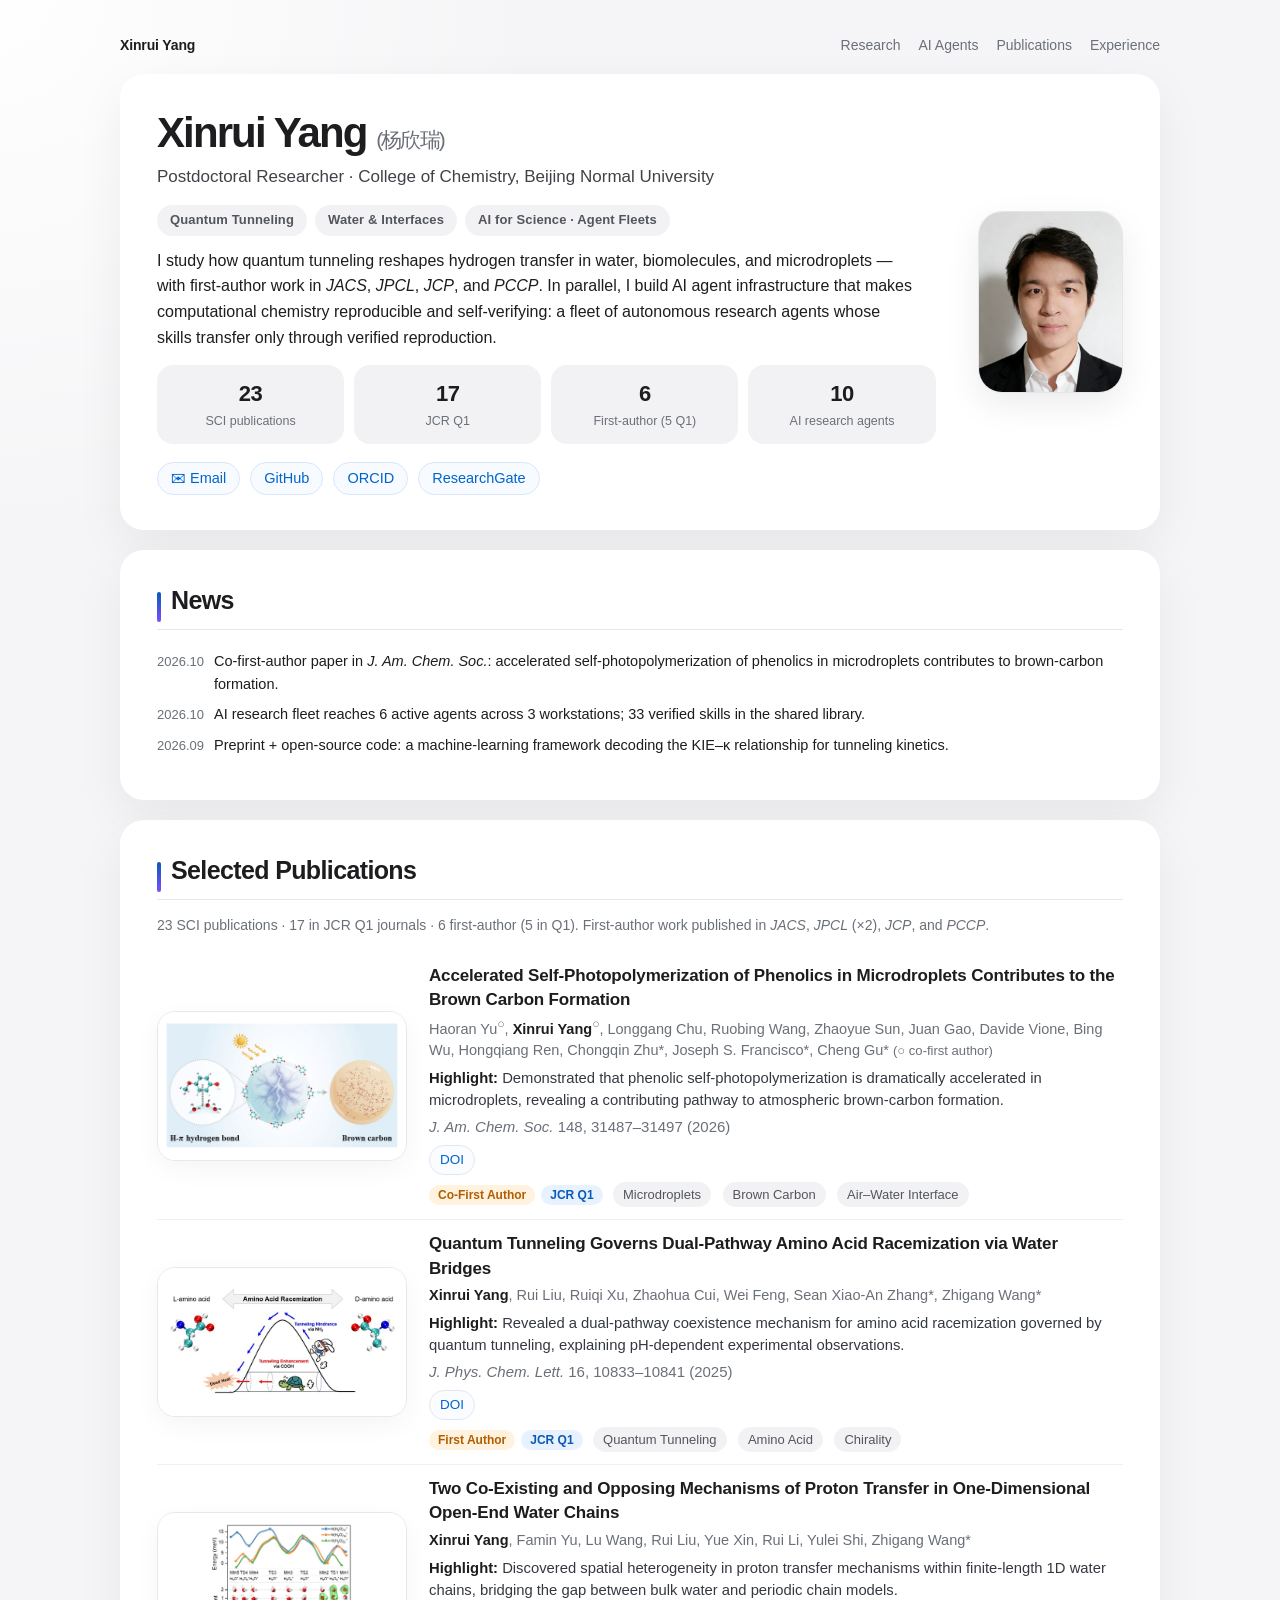
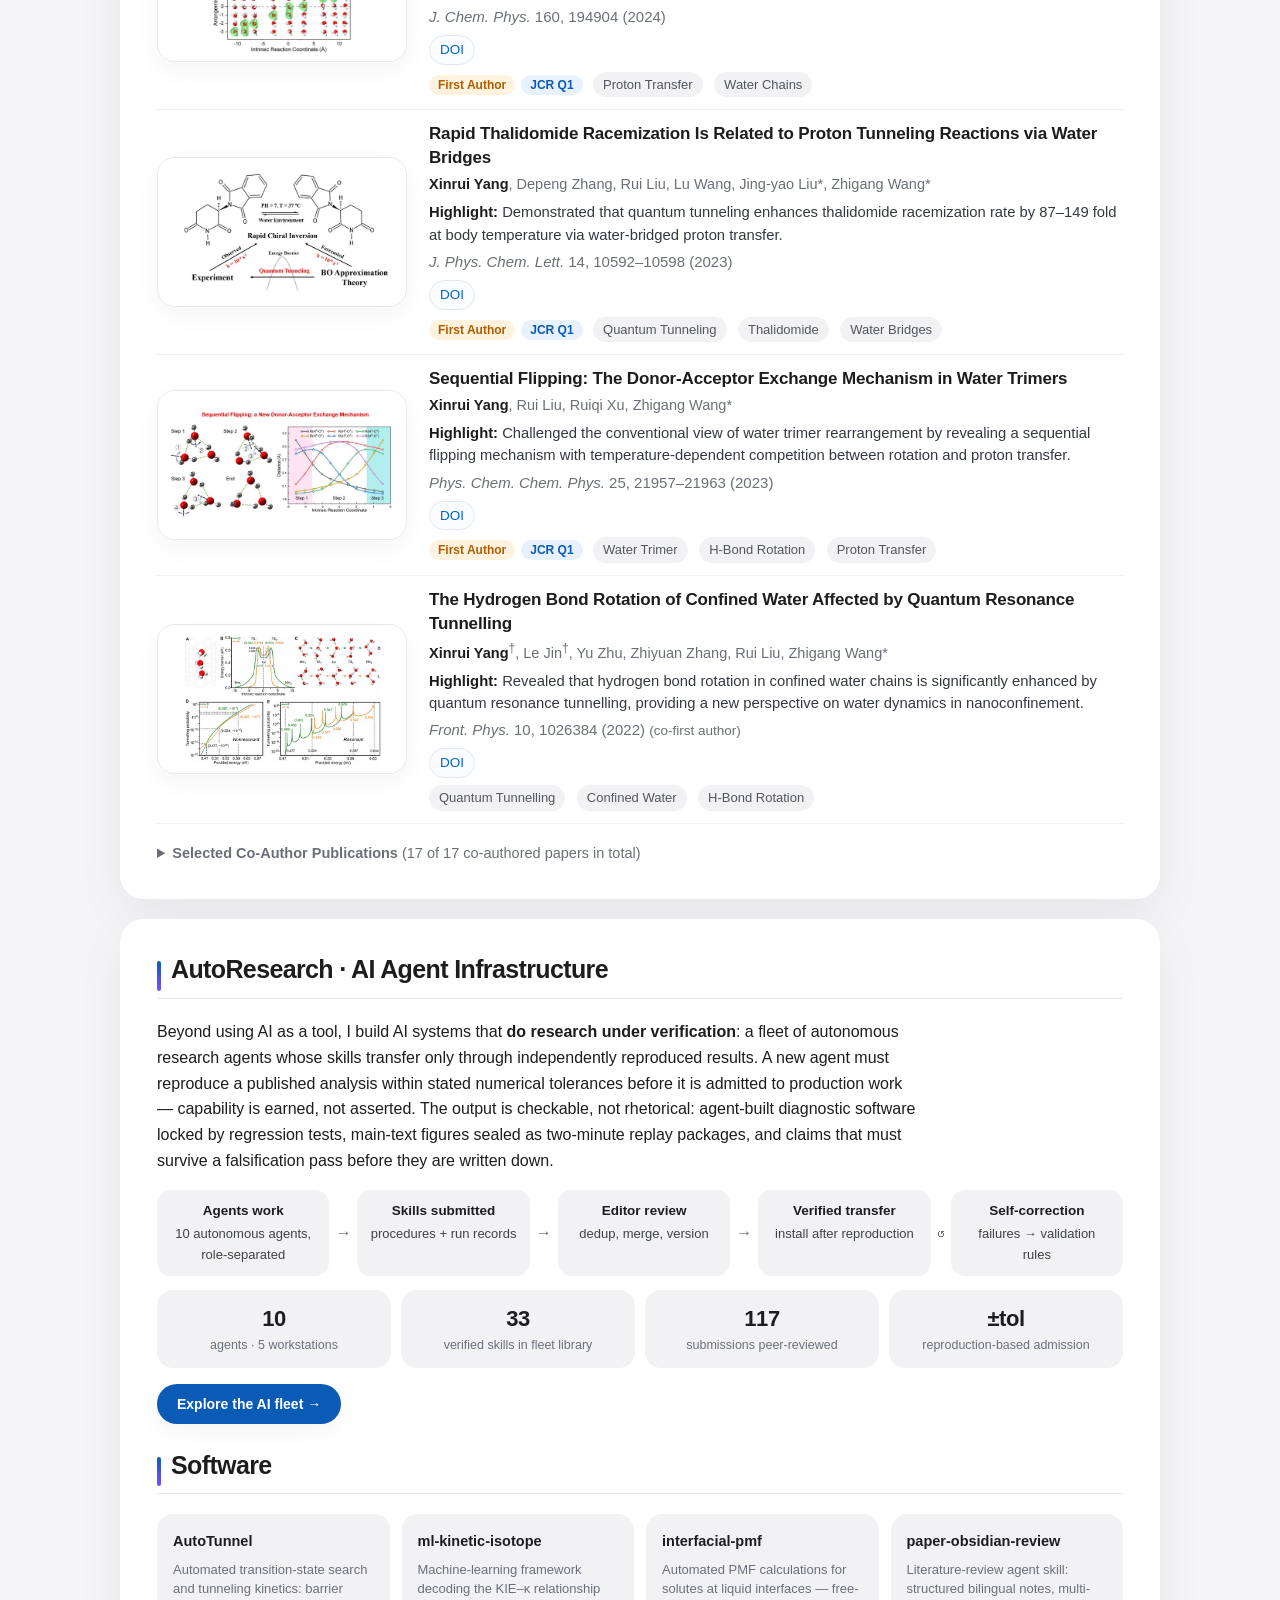
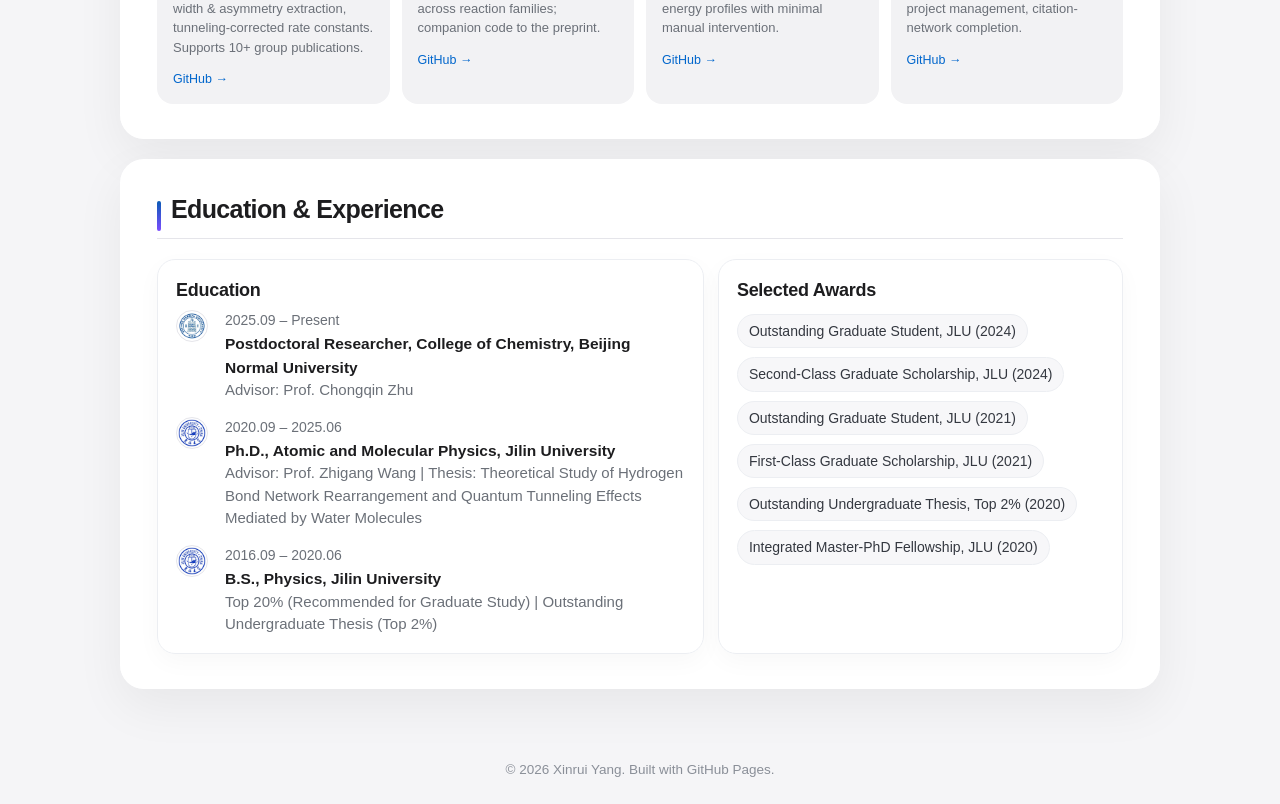
<file: index.html>
<!DOCTYPE html>
<html lang="zh-CN">
<head>
  <meta charset="UTF-8">
  <meta name="viewport" content="width=device-width, initial-scale=1.0">
  <title>Xinrui Yang | Academic Homepage</title>
  <link rel="stylesheet" href="assets/style.css">
  <link rel="icon" href="assets/favicon.svg" type="image/svg+xml">
  <meta name="description" content="Xinrui Yang — postdoctoral researcher, Beijing Normal University. Quantum tunneling in hydrogen transfer (first-author in JACS, JPCL, JCP, PCCP), water & interfaces, and AI agent infrastructure for verifiable computational chemistry.">
  <meta property="og:title" content="Xinrui Yang — Quantum Tunneling × AI Agents">
  <meta property="og:description" content="23 SCI publications (17 JCR Q1) · first-author in JACS, JPCL, JCP, PCCP · builder of a verified AI research fleet.">
  <meta property="og:type" content="profile">
</head>

<body>
  <main class="container">
    <nav class="top-nav">
      <div class="nav-name">Xinrui Yang</div>
      <div class="nav-links">
        <a href="research.html">Research</a>
        <a href="agents.html">AI Agents</a>
        <a href="#publications">Publications</a>
        <a href="#experience">Experience</a>
      </div>
    </nav>

    <section class="card hero">
      <div>
        <h1>Xinrui Yang <span style="font-size:0.5em;font-weight:400;color:var(--muted)">(杨欣瑞)</span></h1>

        <p class="identity">
          Postdoctoral Researcher · College of Chemistry, Beijing Normal University
        </p>

        <div class="chip-row">
          <span class="chip">Quantum Tunneling</span>
          <span class="chip">Water &amp; Interfaces</span>
          <span class="chip">AI for Science · Agent Fleets</span>
        </div>

        <p class="about-line">
          I study how quantum tunneling reshapes hydrogen transfer in water, biomolecules, and microdroplets — with first-author work in <em>JACS</em>, <em>JPCL</em>, <em>JCP</em>, and <em>PCCP</em>. In parallel, I build AI agent infrastructure that makes computational chemistry reproducible and self-verifying: a fleet of autonomous research agents whose skills transfer only through verified reproduction.
        </p>

        <div class="stat-row">
          <div class="stat-box"><div class="stat-num">23</div><div class="stat-cap">SCI publications</div></div>
          <div class="stat-box"><div class="stat-num">17</div><div class="stat-cap">JCR Q1</div></div>
          <div class="stat-box"><div class="stat-num">6</div><div class="stat-cap">First-author (5 Q1)</div></div>
          <div class="stat-box"><div class="stat-num">10</div><div class="stat-cap">AI research agents</div></div>
        </div>

        <div class="links">
          <a class="pill-link" href="mailto:yangxr@bnu.edu.cn">✉ Email</a>
          <a class="pill-link" href="https://github.com/yangxinrui811" target="_blank">GitHub</a>
          <a class="pill-link" href="https://orcid.org/0000-0002-9234-1309" target="_blank">ORCID</a>
          <a class="pill-link" href="https://www.researchgate.net/profile/Xinrui_Yang4" target="_blank">ResearchGate</a>
        </div>
      </div>

      <div class="profile-photo-wrap">
        <img src="assets/profile.jpg" alt="Profile photo" class="profile-photo">
      </div>
    </section>

    <section class="card" id="news">
      <h2>News</h2>
      <div class="news-item"><span class="news-date">2026.10</span><span>Co-first-author paper in <em>J. Am. Chem. Soc.</em>: accelerated self-photopolymerization of phenolics in microdroplets contributes to brown-carbon formation.</span></div>
      <div class="news-item"><span class="news-date">2026.10</span><span>AI research fleet reaches 6 active agents across 3 workstations; 33 verified skills in the shared library.</span></div>
      <div class="news-item"><span class="news-date">2026.09</span><span>Preprint + open-source code: a machine-learning framework decoding the KIE–κ relationship for tunneling kinetics.</span></div>
    </section>

    <section class="card" id="publications">
      <h2>Selected Publications</h2>
      <p style="color:var(--muted);font-size:14px;margin:-6px 0 16px">
        23 SCI publications · 17 in JCR Q1 journals · 6 first-author (5 in Q1).
        First-author work published in <em>JACS</em>, <em>JPCL</em> (×2), <em>JCP</em>, and <em>PCCP</em>.
      </p>

      <div class="publication-card">
        <div class="publication-cover-wrap">
          <img src="assets/pub-jacs.jpg" alt="JACS 2026 graphical abstract" class="publication-cover">
        </div>
        <div>
          <div class="item-title">
            Accelerated Self-Photopolymerization of Phenolics in Microdroplets Contributes to the Brown Carbon Formation
          </div>
          <div class="authors">Haoran Yu<sup>○</sup>, <span class="me">Xinrui Yang</span><sup>○</sup>, Longgang Chu, Ruobing Wang, Zhaoyue Sun, Juan Gao, Davide Vione, Bing Wu, Hongqiang Ren, Chongqin Zhu*, Joseph S. Francisco*, Cheng Gu* <span style="color:var(--muted);font-size:0.9em">(○ co-first author)</span></div>
          <div class="highlight">
            <span class="highlight-label">Highlight:</span>
            Demonstrated that phenolic self-photopolymerization is dramatically accelerated in microdroplets, revealing a contributing pathway to atmospheric brown-carbon formation.
          </div>
          <div class="muted"><em>J. Am. Chem. Soc.</em> 148, 31487–31497 (2026)</div>
          <div class="mini-links">
            <a class="mini-link" href="https://doi.org/10.1021/jacs.6c10186" target="_blank">DOI</a>
          </div>
          <span class="badge first">Co-First Author</span><span class="badge">JCR Q1</span>
          <span class="tag">Microdroplets</span>
          <span class="tag">Brown Carbon</span>
          <span class="tag">Air–Water Interface</span>
        </div>
      </div>

      <div class="publication-card">
        <div class="publication-cover-wrap">
          <img src="assets/pub-1.jpg" alt="Publication cover 1" class="publication-cover">
        </div>
        <div>
          <div class="item-title">
            Quantum Tunneling Governs Dual-Pathway Amino Acid Racemization via Water Bridges
          </div>
          <div class="authors"><span class="me">Xinrui Yang</span>, Rui Liu, Ruiqi Xu, Zhaohua Cui, Wei Feng, Sean Xiao-An Zhang*, Zhigang Wang*</div>
          <div class="highlight">
            <span class="highlight-label">Highlight:</span>
            Revealed a dual-pathway coexistence mechanism for amino acid racemization governed by quantum tunneling, explaining pH-dependent experimental observations.
          </div>
          <div class="muted"><em>J. Phys. Chem. Lett.</em> 16, 10833–10841 (2025)</div>
          <div class="mini-links">
            <a class="mini-link" href="https://doi.org/10.1021/acs.jpclett.5c02518" target="_blank">DOI</a>
          </div>
          <span class="badge first">First Author</span><span class="badge">JCR Q1</span>
          <span class="tag">Quantum Tunneling</span>
          <span class="tag">Amino Acid</span>
          <span class="tag">Chirality</span>
        </div>
      </div>

      <div class="publication-card">
        <div class="publication-cover-wrap">
          <img src="assets/pub-2.jpg" alt="Publication cover 2" class="publication-cover">
        </div>
        <div>
          <div class="item-title">
            Two Co-Existing and Opposing Mechanisms of Proton Transfer in One-Dimensional Open-End Water Chains
          </div>
          <div class="authors"><span class="me">Xinrui Yang</span>, Famin Yu, Lu Wang, Rui Liu, Yue Xin, Rui Li, Yulei Shi, Zhigang Wang*</div>
          <div class="highlight">
            <span class="highlight-label">Highlight:</span>
            Discovered spatial heterogeneity in proton transfer mechanisms within finite-length 1D water chains, bridging the gap between bulk water and periodic chain models.
          </div>
          <div class="muted"><em>J. Chem. Phys.</em> 160, 194904 (2024)</div>
          <div class="mini-links">
            <a class="mini-link" href="https://doi.org/10.1063/5.0207824" target="_blank">DOI</a>
          </div>
          <span class="badge first">First Author</span><span class="badge">JCR Q1</span>
          <span class="tag">Proton Transfer</span>
          <span class="tag">Water Chains</span>
        </div>
      </div>

      <div class="publication-card">
        <div class="publication-cover-wrap">
          <img src="assets/pub-3.jpg" alt="Publication cover 3" class="publication-cover">
        </div>
        <div>
          <div class="item-title">
            Rapid Thalidomide Racemization Is Related to Proton Tunneling Reactions via Water Bridges
          </div>
          <div class="authors"><span class="me">Xinrui Yang</span>, Depeng Zhang, Rui Liu, Lu Wang, Jing-yao Liu*, Zhigang Wang*</div>
          <div class="highlight">
            <span class="highlight-label">Highlight:</span>
            Demonstrated that quantum tunneling enhances thalidomide racemization rate by 87–149 fold at body temperature via water-bridged proton transfer.
          </div>
          <div class="muted"><em>J. Phys. Chem. Lett.</em> 14, 10592–10598 (2023)</div>
          <div class="mini-links">
            <a class="mini-link" href="https://doi.org/10.1021/acs.jpclett.3c02817" target="_blank">DOI</a>
          </div>
          <span class="badge first">First Author</span><span class="badge">JCR Q1</span>
          <span class="tag">Quantum Tunneling</span>
          <span class="tag">Thalidomide</span>
          <span class="tag">Water Bridges</span>
        </div>
      </div>

      <div class="publication-card">
        <div class="publication-cover-wrap">
          <img src="assets/pub-4.jpg" alt="Publication cover 4" class="publication-cover">
        </div>
        <div>
          <div class="item-title">
            Sequential Flipping: The Donor-Acceptor Exchange Mechanism in Water Trimers
          </div>
          <div class="authors"><span class="me">Xinrui Yang</span>, Rui Liu, Ruiqi Xu, Zhigang Wang*</div>
          <div class="highlight">
            <span class="highlight-label">Highlight:</span>
            Challenged the conventional view of water trimer rearrangement by revealing a sequential flipping mechanism with temperature-dependent competition between rotation and proton transfer.
          </div>
          <div class="muted"><em>Phys. Chem. Chem. Phys.</em> 25, 21957–21963 (2023)</div>
          <div class="mini-links">
            <a class="mini-link" href="https://doi.org/10.1039/D3CP02873F" target="_blank">DOI</a>
          </div>
          <span class="badge first">First Author</span><span class="badge">JCR Q1</span>
          <span class="tag">Water Trimer</span>
          <span class="tag">H-Bond Rotation</span>
          <span class="tag">Proton Transfer</span>
        </div>
      </div>

      <div class="publication-card">
        <div class="publication-cover-wrap">
          <img src="assets/pub-5.jpg" alt="Publication cover 5" class="publication-cover">
        </div>
        <div>
          <div class="item-title">
            The Hydrogen Bond Rotation of Confined Water Affected by Quantum Resonance Tunnelling
          </div>
          <div class="authors"><span class="me">Xinrui Yang</span><sup>†</sup>, Le Jin<sup>†</sup>, Yu Zhu, Zhiyuan Zhang, Rui Liu, Zhigang Wang*</div>
          <div class="highlight">
            <span class="highlight-label">Highlight:</span>
            Revealed that hydrogen bond rotation in confined water chains is significantly enhanced by quantum resonance tunnelling, providing a new perspective on water dynamics in nanoconfinement.
          </div>
          <div class="muted"><em>Front. Phys.</em> 10, 1026384 (2022) <span style="color:var(--muted);font-size:0.9em">(co-first author)</span></div>
          <div class="mini-links">
            <a class="mini-link" href="https://doi.org/10.3389/fphy.2022.1026384" target="_blank">DOI</a>
          </div>
          <span class="tag">Quantum Tunnelling</span>
          <span class="tag">Confined Water</span>
          <span class="tag">H-Bond Rotation</span>
        </div>
      </div>

      <details style="margin-top:18px">
        <summary><strong>Selected Co-Author Publications</strong> (17 of 17 co-authored papers in total)</summary>
        <div class="publication-list" style="margin-top:12px">
          <div style="margin-bottom:10px">
            <span class="item-title" style="font-size:15px">Multispin Entangled Polyradical Roaming Reactions from Spin-Symmetry Breakings and Aromatic Ring Fission in Nitroaromatic Energetic Molecules</span><br>
            <span class="authors">Rui Liu, <strong>Xinrui Yang</strong>, Baiqiang Liu, Siyang Liu, Wei Feng, Libor Veis*, Zhigang Wang*</span><br>
            <span class="muted"><em>JACS Au</em> 6, 1359–1369 (2026)</span>
          </div>
          <div style="margin-bottom:10px">
            <span class="item-title" style="font-size:15px">Parity-Forbidden Superatomic Molecular Orbital Interaction and Aurophilicity Induced H–Au Bonding in H@Au<sub>20</sub></span><br>
            <span class="authors">Chenxi Wan, <strong>Xinrui Yang</strong>, Zhen Gong, Rui Li, Yulei Shi, Boon K. Teo*, Zhigang Wang*</span><br>
            <span class="muted"><em>Science Advances</em> (2025)</span>
          </div>
          <div style="margin-bottom:10px">
            <span class="item-title" style="font-size:15px">Revealing Multiple Sources of a Uranyl Raman Fingerprint Peak in Nitric Acid Solution through First-Principles Calculations</span><br>
            <span class="authors">Ruiqi Xu, Zhiming Du, <strong>Xinrui Yang</strong>, Yu Zhu, Chenxi Wan, Zhen Gong, Haiyun Ding, Xiao Zhang, Baokun Huang, Shiheng Chen, Zhigang Wang*</span><br>
            <span class="muted"><em>J. Chem. Phys.</em> 163, 164505 (2025)</span>
          </div>
          <div style="margin-bottom:10px">
            <span class="item-title" style="font-size:15px">Electronic Correlations Drive the Anomalous Constitutive Law Between the Structure and Spectra of Hydrogen Bonds</span><br>
            <span class="authors">Rui Liu, <strong>Xinrui Yang</strong>, Famin Yu, Depeng Zhang, Lu Wang, Ruhong Zhou, Zhigang Wang*</span><br>
            <span class="muted"><em>Phys. Rev. Research</em> 6, L032019 (2024)</span>
          </div>
          <div style="margin-bottom:10px">
            <span class="item-title" style="font-size:15px">Super-Defects in Superatomic Crystals</span><br>
            <span class="authors">Famin Yu, <strong>Xinrui Yang</strong>, Rui Li, Rui Liu, Chenxi Wan, Ying Dai, Zhigang Wang*</span><br>
            <span class="muted"><em>Acta Materialia</em> 120047 (2024)</span>
          </div>
          <div style="margin-bottom:10px">
            <span class="item-title" style="font-size:15px">Confinement Effects of Mandrel Degradation in ICF Target Fabrication</span><br>
            <span class="authors">Yue Xin, <strong>Xinrui Yang</strong>, Chenxi Wan, Rui Wang, Yu Zhu, Yong Yi, Zhiyuan Zhang, Yongjian Tang, Qian Chen, Zhigang Wang*</span><br>
            <span class="muted"><em>J. Chem. Phys.</em> 160, 164702 (2024)</span>
          </div>
          <div style="margin-bottom:10px">
            <span class="item-title" style="font-size:15px">High-Energy Nitrogen Rings Stabilized by Superatom Properties</span><br>
            <span class="authors">Zhen Gong, Rui Wang, Famin Yu, Chenxi Wan, <strong>Xinrui Yang</strong>, Zhigang Wang*</span><br>
            <span class="muted"><em>Adv. Energy Mater.</em> 14, 2303446 (2024)</span>
          </div>
          <div style="margin-bottom:10px">
            <span class="item-title" style="font-size:15px">Superatomic-Based Chirality: Asymmetric Structures Constructed by Superatoms</span><br>
            <span class="authors">Famin Yu, Rui Li, <strong>Xinrui Yang</strong>, Yulei Shi, Zhigang Wang*</span><br>
            <span class="muted"><em>Aggregate</em> 5, e539 (2024)</span>
          </div>
          <div style="margin-bottom:10px">
            <span class="item-title" style="font-size:15px">Superatomic States under High Pressure</span><br>
            <span class="authors">Rui Wang, <strong>Xinrui Yang</strong>, Wanrong Huang, Zheng Liu, Yu Zhu, Han Liu, Zhigang Wang*</span><br>
            <span class="muted"><em>iScience</em> 26, 106281 (2023)</span>
          </div>
          <div style="margin-bottom:10px">
            <span class="item-title" style="font-size:15px">The Influence of Hydrogen Bonds on the Roaming Reaction</span><br>
            <span class="authors">Rui Liu, Zhiyuan Zhang, Li Yan, <strong>Xinrui Yang</strong>, Yu Zhu, Peifeng Su, Hongwei Song, Zhigang Wang*</span><br>
            <span class="muted"><em>J. Phys. Chem. Lett.</em> 14, 9351–9356 (2023)</span>
          </div>
          <div style="margin-bottom:10px">
            <span class="item-title" style="font-size:15px">An Atomic Insight into Reaction Pathways and Temperature Effects in the Degradation of Polyethylene, Polypropylene and Polystyrene</span><br>
            <span class="authors">Lu Wang, Wei Cheng, <strong>Xinrui Yang</strong>, Rui Wang, Rui Liu, Yu Zhu, Yong Yi, Yongjian Tang, Zhigang Wang*</span><br>
            <span class="muted"><em>Polym. Degrad. Stab.</em> 215, 110450 (2023)</span>
          </div>
          <div style="margin-bottom:10px">
            <span class="item-title" style="font-size:15px">An Ab Initio Study on Boundaries for Characterizing Cooperative Effect of Hydrogen Bonds by Intermolecular Compression</span><br>
            <span class="authors">Rui Liu, Rui Wang, Danhui Li, Yu Zhu, <strong>Xinrui Yang</strong>, Zhigang Wang*</span><br>
            <span class="muted"><em>Chinese Chem. Lett.</em> 34, 107857 (2023)</span>
          </div>
          <div style="margin-bottom:10px">
            <span class="item-title" style="font-size:15px">Quantum Tunneling of Hydrogen Atom Transfer Affects Mandrel Degradation in ICF Target Fabrication</span><br>
            <span class="authors">Yu Zhu, <strong>Xinrui Yang</strong>, Famin Yu, Rui Wang, Qian Chen, Zhiyuan Zhang, Zhigang Wang*</span><br>
            <span class="muted"><em>iScience</em> 25, 103674 (2022)</span>
          </div>
          <div style="margin-bottom:10px">
            <span class="item-title" style="font-size:15px">Bottom-Up Design and Assembly with Superatomic Building Blocks</span><br>
            <span class="authors">Famin Yu, Zheng Liu, Jiarui Li, Wanrong Huang, <strong>Xinrui Yang</strong>, Zhigang Wang*</span><br>
            <span class="muted"><em>Chinese Phys. B</em> 31, 128107 (2022)</span>
          </div>
          <div style="margin-bottom:10px">
            <span class="item-title" style="font-size:15px">Pauli Repulsion Enhances Mobility of Ultraconfined Water</span><br>
            <span class="authors">Depeng Zhang, <strong>Xinrui Yang</strong>, Wanrun Jiang, Le Jin, Yi Gao, Zhigang Wang*</span><br>
            <span class="muted"><em>ACS Nano</em> 15, 2490–2496 (2021)</span>
          </div>
          <div style="margin-bottom:10px">
            <span class="item-title" style="font-size:15px">A Step-by-Step Process-Induced Unidirectional Oriented Water Wire in the Nanotube</span><br>
            <span class="authors">Le Jin, Depeng Zhang, Yu Zhu, <strong>Xinrui Yang</strong>, Yi Gao, Zhigang Wang*</span><br>
            <span class="muted"><em>J. Phys. Chem. Lett.</em> 12, 350–354 (2021)</span>
          </div>
          <div style="margin-bottom:10px">
            <span class="item-title" style="font-size:15px">A Short-Range Disordered Defect in the Double Layer Ice</span><br>
            <span class="authors">Zhiyuan Zhang, Yu Zhu, Wei Feng, Le Jin, <strong>Xinrui Yang</strong>, Yu Wang, Chang Q. Sun, Zhigang Wang*</span><br>
            <span class="muted"><em>J. Mol. Liq.</em> 336, 116356 (2021)</span>
          </div>
        </div>
      </details>
    </section>

    <section class="card" id="projects">
      <h2>AutoResearch · AI Agent Infrastructure</h2>

      <p class="about-line" style="margin-bottom:6px">
        Beyond using AI as a tool, I build AI systems that <strong>do research under verification</strong>:
        a fleet of autonomous research agents whose skills transfer only through independently reproduced results.
        A new agent must reproduce a published analysis within stated numerical tolerances before it is
        admitted to production work — capability is earned, not asserted.
        The output is checkable, not rhetorical: agent-built diagnostic software locked by
        regression tests, main-text figures sealed as two-minute replay packages, and claims that
        must survive a falsification pass before they are written down.
      </p>

      <div class="fleet-flow">
        <div class="fleet-node"><b>Agents work</b>10 autonomous agents, role-separated</div>
        <span class="fleet-arrow">→</span>
        <div class="fleet-node"><b>Skills submitted</b>procedures + run records</div>
        <span class="fleet-arrow">→</span>
        <div class="fleet-node"><b>Editor review</b>dedup, merge, version</div>
        <span class="fleet-arrow">→</span>
        <div class="fleet-node"><b>Verified transfer</b>install after reproduction</div>
        <span class="fleet-arrow">↺</span>
        <div class="fleet-node"><b>Self-correction</b>failures → validation rules</div>
      </div>

      <div class="stat-row">
        <div class="stat-box"><div class="stat-num">10</div><div class="stat-cap">agents · 5 workstations</div></div>
        <div class="stat-box"><div class="stat-num">33</div><div class="stat-cap">verified skills in fleet library</div></div>
        <div class="stat-box"><div class="stat-num">117</div><div class="stat-cap">submissions peer-reviewed</div></div>
        <div class="stat-box"><div class="stat-num">±tol</div><div class="stat-cap">reproduction-based admission</div></div>
      </div>

      <a class="btn" href="agents.html">Explore the AI fleet →</a>

      <h2 style="margin-top:26px">Software</h2>
      <div class="soft-grid">
        <div class="soft-card">
          <b>AutoTunnel</b>
          <p>Automated transition-state search and tunneling kinetics: barrier width &amp; asymmetry extraction, tunneling-corrected rate constants. Supports 10+ group publications.</p>
          <a href="https://github.com/yangxinrui811/AutoTunnel-skill" target="_blank">GitHub →</a>
        </div>
        <div class="soft-card">
          <b>ml-kinetic-isotope</b>
          <p>Machine-learning framework decoding the KIE–κ relationship across reaction families; companion code to the preprint.</p>
          <a href="https://github.com/yangxinrui811/ml-kinetic-isotope" target="_blank">GitHub →</a>
        </div>
        <div class="soft-card">
          <b>interfacial-pmf</b>
          <p>Automated PMF calculations for solutes at liquid interfaces — free-energy profiles with minimal manual intervention.</p>
          <a href="https://github.com/yangxinrui811/interfacial-pmf-skill" target="_blank">GitHub →</a>
        </div>
        <div class="soft-card">
          <b>paper-obsidian-review</b>
          <p>Literature-review agent skill: structured bilingual notes, multi-project management, citation-network completion.</p>
          <a href="https://github.com/yangxinrui811/paper-obsidian-review" target="_blank">GitHub →</a>
        </div>
      </div>
    </section>

    <section class="card" id="experience">
      <h2>Education & Experience</h2>

      <div class="experience-awards-grid">
        <div class="info-panel">
          <h3>Education</h3>
          <div class="timeline">
            <div class="timeline-item">
              <img class="school-logo" src="assets/university-logo-1.png" alt="University logo" onerror="this.style.display='none'">
              <div>
                <div class="timeline-time">2025.09 – Present</div>
                <div class="timeline-title">Postdoctoral Researcher, College of Chemistry, Beijing Normal University</div>
                <div class="muted">Advisor: Prof. Chongqin Zhu</div>
              </div>
            </div>

            <div class="timeline-item">
              <img class="school-logo" src="assets/university-logo-2.png" alt="University logo" onerror="this.style.display='none'">
              <div>
                <div class="timeline-time">2020.09 – 2025.06</div>
                <div class="timeline-title">Ph.D., Atomic and Molecular Physics, Jilin University</div>
                <div class="muted">Advisor: Prof. Zhigang Wang | Thesis: Theoretical Study of Hydrogen Bond Network Rearrangement and Quantum Tunneling Effects Mediated by Water Molecules</div>
              </div>
            </div>

            <div class="timeline-item">
              <img class="school-logo" src="assets/university-logo-3.png" alt="University logo" onerror="this.style.display='none'">
              <div>
                <div class="timeline-time">2016.09 – 2020.06</div>
                <div class="timeline-title">B.S., Physics, Jilin University</div>
                <div class="muted">Top 20% (Recommended for Graduate Study) | Outstanding Undergraduate Thesis (Top 2%)</div>
              </div>
            </div>
          </div>
        </div>

        <div class="info-panel">
          <h3>Selected Awards</h3>
          <div class="award-list">
            <span class="award-chip">Outstanding Graduate Student, JLU (2024)</span>
            <span class="award-chip">Second-Class Graduate Scholarship, JLU (2024)</span>
            <span class="award-chip">Outstanding Graduate Student, JLU (2021)</span>
            <span class="award-chip">First-Class Graduate Scholarship, JLU (2021)</span>
            <span class="award-chip">Outstanding Undergraduate Thesis, Top 2% (2020)</span>
            <span class="award-chip">Integrated Master-PhD Fellowship, JLU (2020)</span>
          </div>
        </div>
      </div>
    </section>

  </main>

  <footer class="footer">
    © 2026 Xinrui Yang. Built with GitHub Pages.
  </footer>
  <script src="assets/site.js" defer></script>
</body>
</html>
</file>
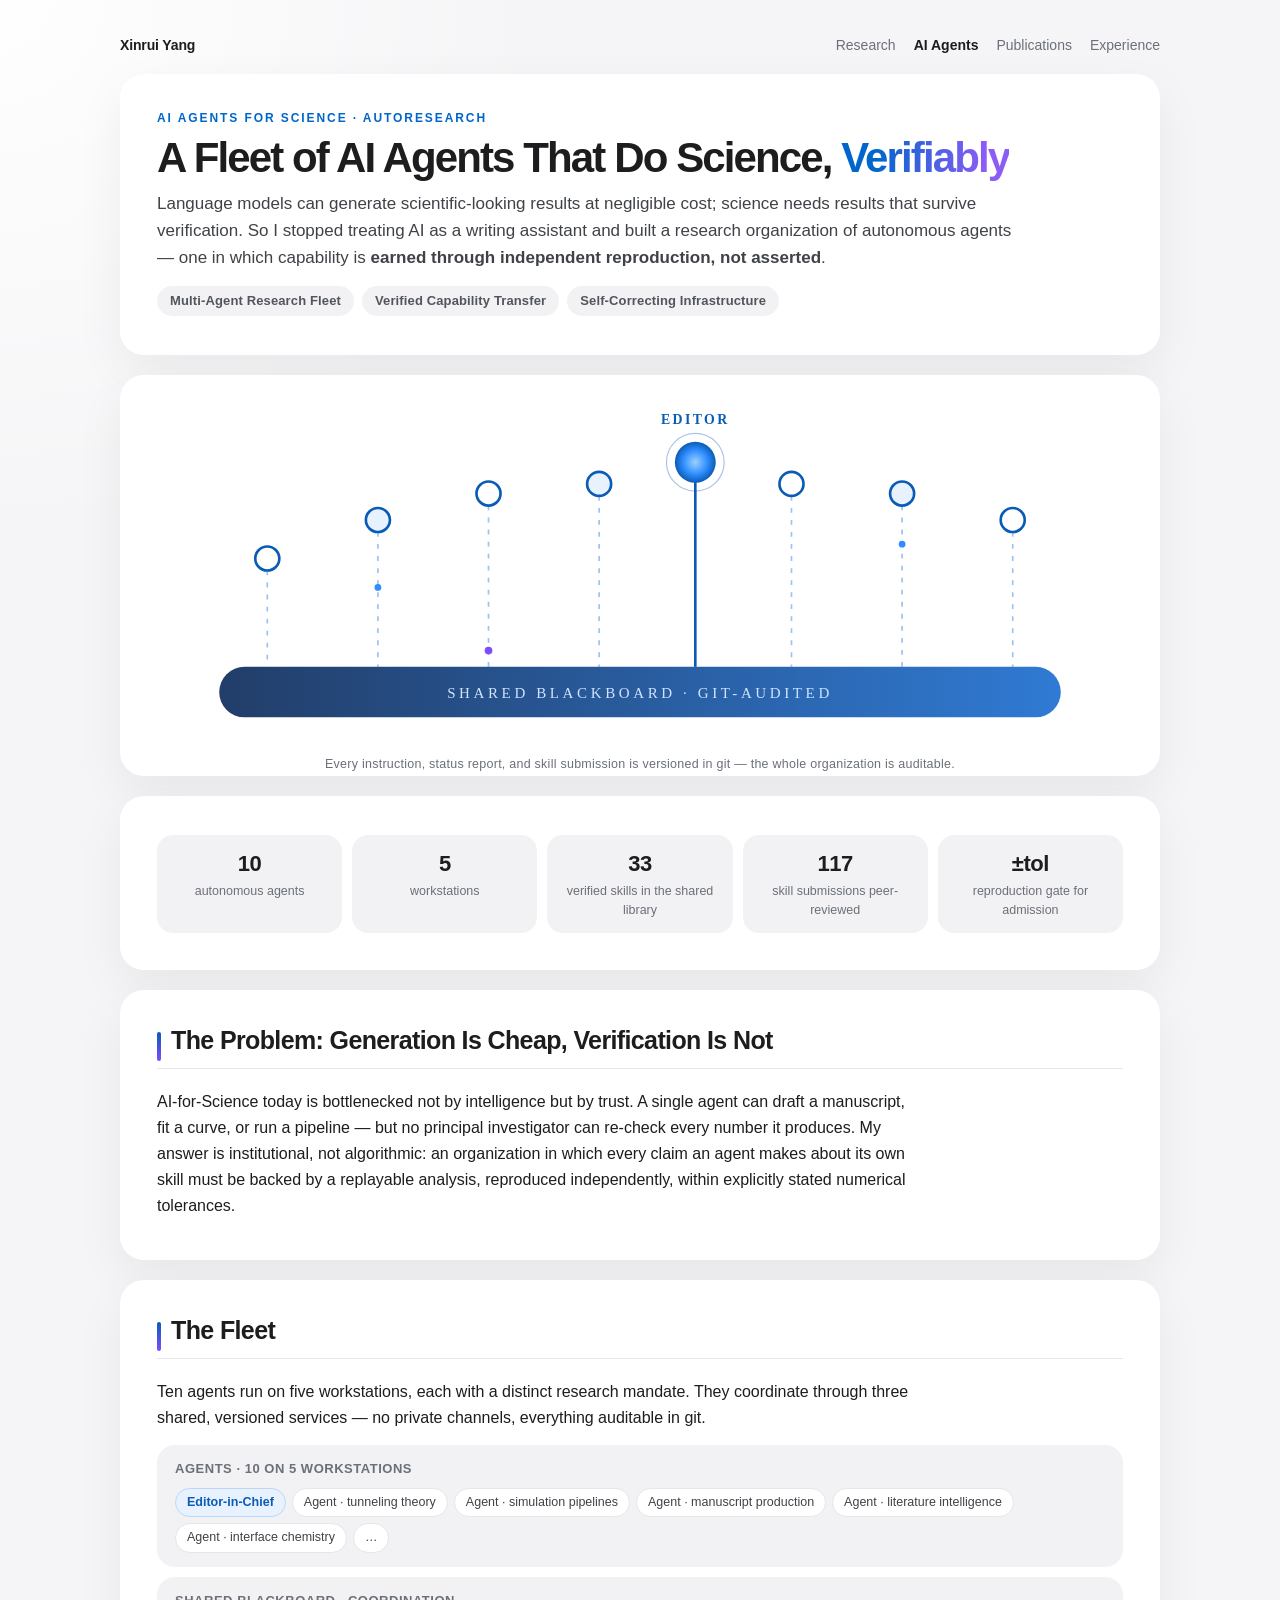
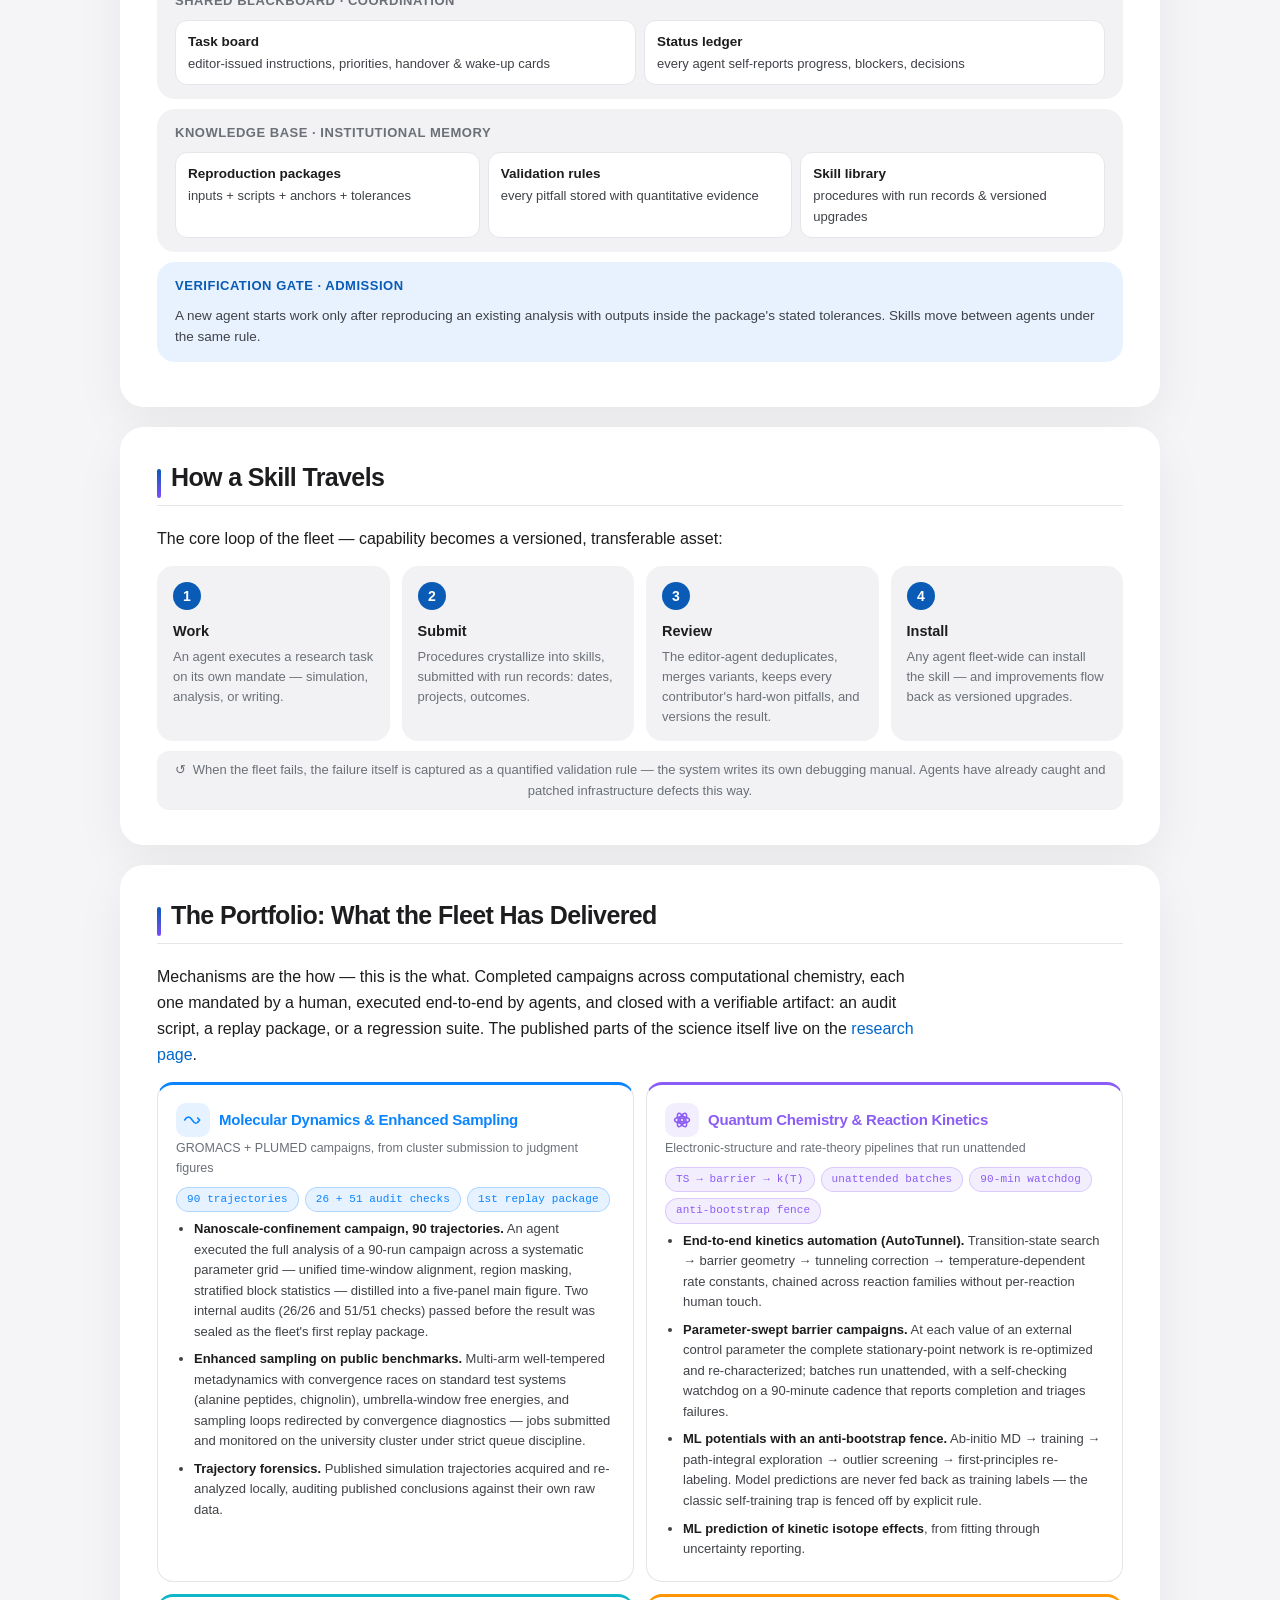
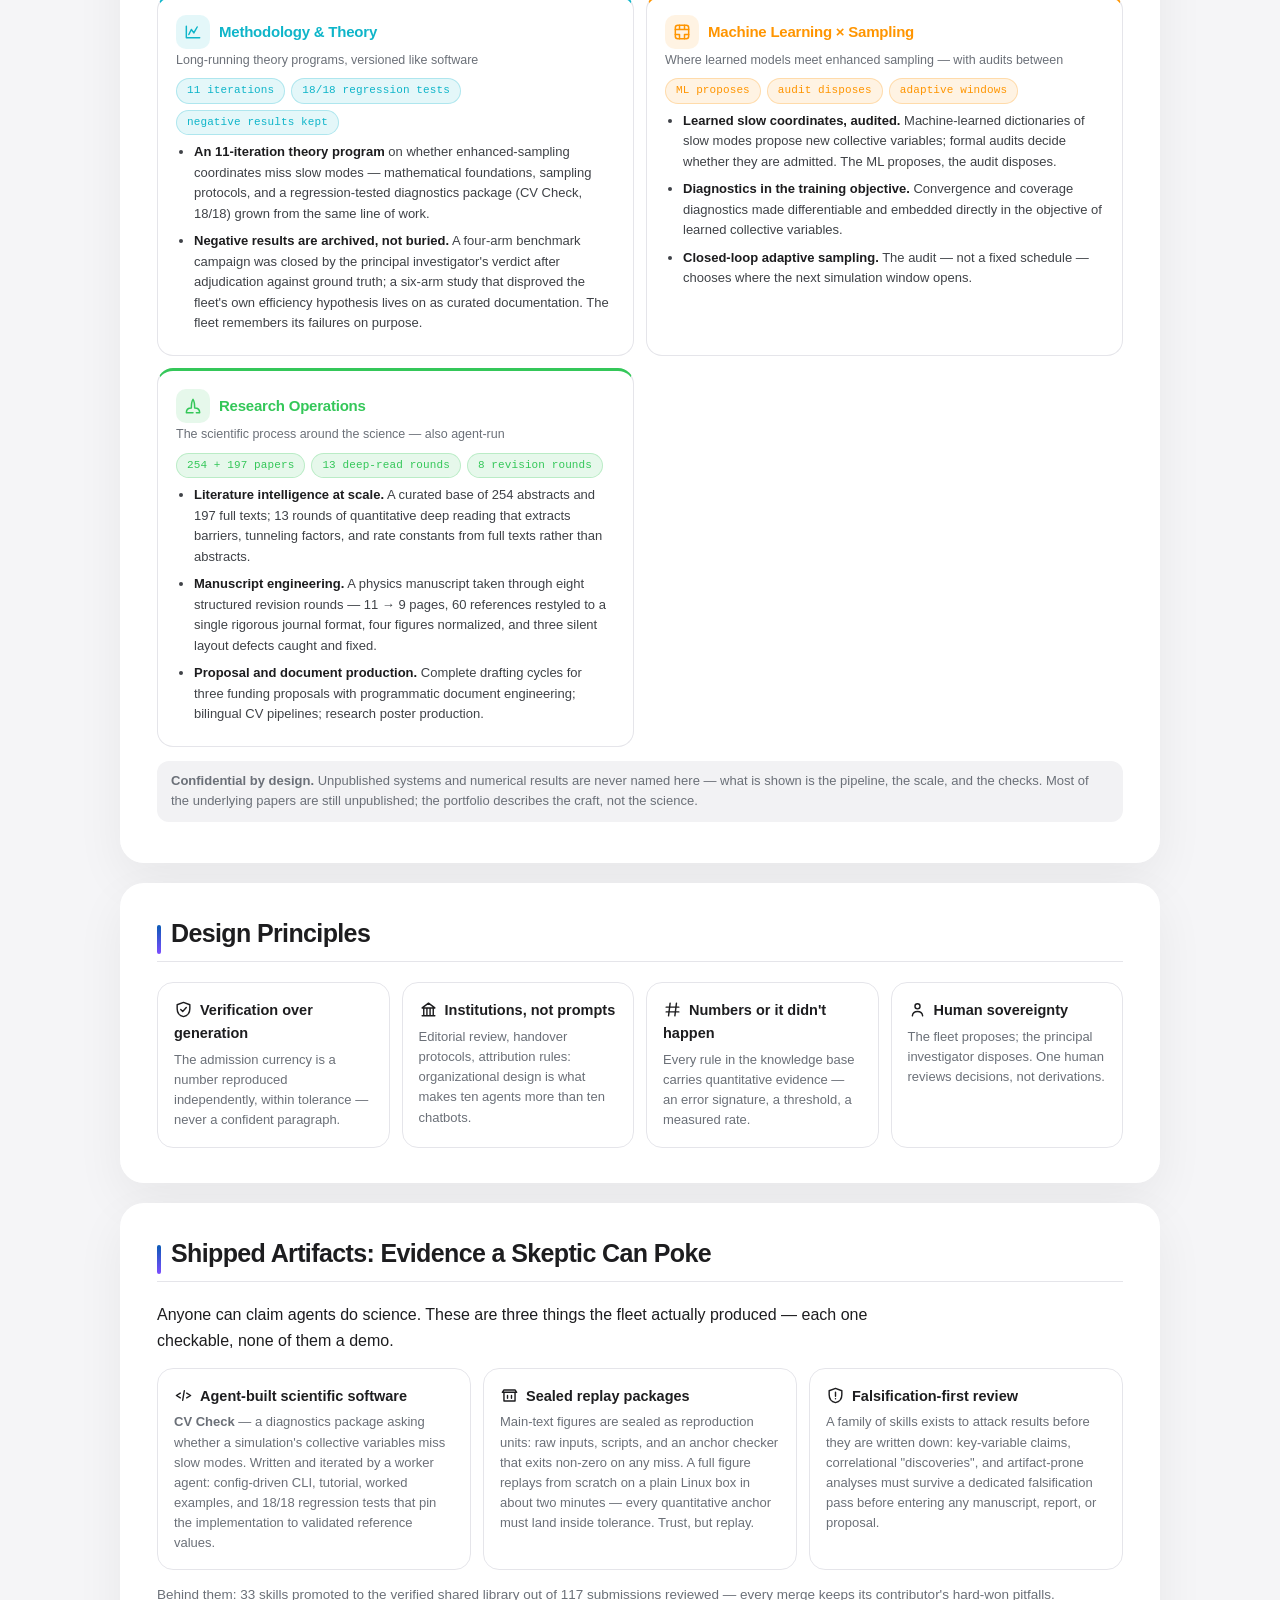
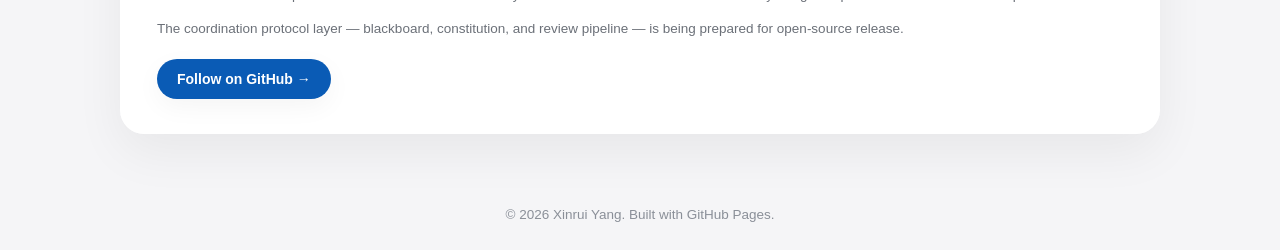
<file: agents.html>
<!DOCTYPE html>
<html lang="en">
<head>
  <meta charset="UTF-8">
  <meta name="viewport" content="width=device-width, initial-scale=1.0">
  <title>AI Agents for Science · AutoResearch | Xinrui Yang</title>
  <link rel="stylesheet" href="assets/style.css">
  <link rel="icon" href="assets/favicon.svg" type="image/svg+xml">
  <meta name="description" content="AutoResearch — a fleet of AI research agents with verified capability transfer: skills move between agents only through independent reproduction within numerical tolerances.">
  <meta property="og:title" content="AI Agents for Science · AutoResearch — Xinrui Yang">
  <meta property="og:description" content="Ten autonomous research agents. Skills transfer only through verified reproduction. Failures become permanent validation rules.">
  <meta property="og:type" content="website">
</head>

<body>
  <main class="container">
    <nav class="top-nav">
      <div class="nav-name"><a href="index.html" style="color:inherit;text-decoration:none">Xinrui Yang</a></div>
      <div class="nav-links">
        <a href="research.html">Research</a>
        <a href="agents.html" class="active">AI Agents</a>
        <a href="index.html#publications">Publications</a>
        <a href="index.html#experience">Experience</a>
      </div>
    </nav>

    <section class="card hero">
      <div>
        <div class="kicker">AI Agents for Science · AutoResearch</div>
        <h1 style="margin:0 0 10px">A Fleet of AI Agents That Do Science, <span class="grad">Verifiably</span></h1>
        <p class="page-lede">
          Language models can generate scientific-looking results at negligible cost; science needs results that
          survive verification. So I stopped treating AI as a writing assistant and built a research organization
          of autonomous agents — one in which capability is <strong>earned through independent reproduction,
          not asserted</strong>.
        </p>
        <div class="chip-row">
          <span class="chip">Multi-Agent Research Fleet</span>
          <span class="chip">Verified Capability Transfer</span>
          <span class="chip">Self-Correcting Infrastructure</span>
        </div>
      </div>
    </section>

    <section class="card banner">
      <img src="assets/art-fleet.svg" alt="Ten AI agents coordinated through a shared, git-audited blackboard">
      <div class="banner-cap">Every instruction, status report, and skill submission is versioned in git — the whole organization is auditable.</div>
    </section>

    <section class="card">
      <div class="stat-row" style="margin-top:4px">
        <div class="stat-box"><div class="stat-num">10</div><div class="stat-cap">autonomous agents</div></div>
        <div class="stat-box"><div class="stat-num">5</div><div class="stat-cap">workstations</div></div>
        <div class="stat-box"><div class="stat-num">33</div><div class="stat-cap">verified skills in the shared library</div></div>
        <div class="stat-box"><div class="stat-num">117</div><div class="stat-cap">skill submissions peer-reviewed</div></div>
        <div class="stat-box"><div class="stat-num">±tol</div><div class="stat-cap">reproduction gate for admission</div></div>
      </div>
    </section>

    <section class="card">
      <h2>The Problem: Generation Is Cheap, Verification Is Not</h2>
      <p class="about-line">
        AI-for-Science today is bottlenecked not by intelligence but by trust. A single agent can draft a
        manuscript, fit a curve, or run a pipeline — but no principal investigator can re-check every number it
        produces. My answer is institutional, not algorithmic: an organization in which every claim an agent
        makes about its own skill must be backed by a replayable analysis, reproduced independently, within
        explicitly stated numerical tolerances.
      </p>
    </section>

    <section class="card">
      <h2>The Fleet</h2>
      <p class="about-line" style="margin-bottom:14px">
        Ten agents run on five workstations, each with a distinct research mandate. They coordinate through
        three shared, versioned services — no private channels, everything auditable in git.
      </p>

      <div class="arch-band">
        <div class="arch-title">Agents · 10 on 5 workstations</div>
        <div class="agent-chip-row">
          <span class="agent-chip editor">Editor-in-Chief</span>
          <span class="agent-chip">Agent · tunneling theory</span>
          <span class="agent-chip">Agent · simulation pipelines</span>
          <span class="agent-chip">Agent · manuscript production</span>
          <span class="agent-chip">Agent · literature intelligence</span>
          <span class="agent-chip">Agent · interface chemistry</span>
          <span class="agent-chip">…</span>
        </div>
      </div>

      <div class="arch-band">
        <div class="arch-title">Shared Blackboard · coordination</div>
        <div class="arch-cols">
          <div class="arch-cell"><b>Task board</b>editor-issued instructions, priorities, handover &amp; wake-up cards</div>
          <div class="arch-cell"><b>Status ledger</b>every agent self-reports progress, blockers, decisions</div>
        </div>
      </div>

      <div class="arch-band">
        <div class="arch-title">Knowledge Base · institutional memory</div>
        <div class="arch-cols">
          <div class="arch-cell"><b>Reproduction packages</b>inputs + scripts + anchors + tolerances</div>
          <div class="arch-cell"><b>Validation rules</b>every pitfall stored with quantitative evidence</div>
          <div class="arch-cell"><b>Skill library</b>procedures with run records &amp; versioned upgrades</div>
        </div>
      </div>

      <div class="arch-band" style="background:#e8f2ff">
        <div class="arch-title" style="color:#0a5bb5">Verification Gate · admission</div>
        <div style="font-size:13.5px;color:var(--subtle)">
          A new agent starts work only after reproducing an existing analysis with outputs inside the
          package's stated tolerances. Skills move between agents under the same rule.
        </div>
      </div>
    </section>

    <section class="card">
      <h2>How a Skill Travels</h2>
      <p class="about-line">The core loop of the fleet — capability becomes a versioned, transferable asset:</p>
      <div class="step-grid">
        <div class="step-card"><div class="step-num">1</div><b>Work</b><p>An agent executes a research task on its own mandate — simulation, analysis, or writing.</p></div>
        <div class="step-card"><div class="step-num">2</div><b>Submit</b><p>Procedures crystallize into skills, submitted with run records: dates, projects, outcomes.</p></div>
        <div class="step-card"><div class="step-num">3</div><b>Review</b><p>The editor-agent deduplicates, merges variants, keeps every contributor's hard-won pitfalls, and versions the result.</p></div>
        <div class="step-card"><div class="step-num">4</div><b>Install</b><p>Any agent fleet-wide can install the skill — and improvements flow back as versioned upgrades.</p></div>
      </div>
      <div class="loop-back">
        ↺ &nbsp;When the fleet fails, the failure itself is captured as a quantified validation rule — the system
        writes its own debugging manual. Agents have already caught and patched infrastructure defects this way.
      </div>
    </section>

    <section class="card">
      <h2>The Portfolio: What the Fleet Has Delivered</h2>
      <p class="about-line">
        Mechanisms are the how — this is the what. Completed campaigns across computational
        chemistry, each one mandated by a human, executed end-to-end by agents, and closed with a
        verifiable artifact: an audit script, a replay package, or a regression suite.
        The published parts of the science itself live on the
        <a href="research.html">research page</a>.
      </p>
      <div class="principle-grid" style="grid-template-columns:repeat(auto-fit,minmax(320px,1fr))">

        <div class="domain-card" style="--dom:#0a84ff;--dom-t:rgba(10,132,255,.10)">
          <h3><svg class="icon" viewBox="0 0 24 24" fill="none" stroke="currentColor" stroke-width="1.8" stroke-linecap="round" stroke-linejoin="round"><path d="M2 12 C5 7, 8 7, 11 12 S 17 17, 20 12 M20 12 L17.5 9.5 M20 12 L17.5 14.5"/></svg>Molecular Dynamics &amp; Enhanced Sampling</h3>
          <p class="dom-scope">GROMACS + PLUMED campaigns, from cluster submission to judgment figures</p>
          <div class="dom-tags"><span>90 trajectories</span><span>26 + 51 audit checks</span><span>1st replay package</span></div>
          <ul>
            <li><b>Nanoscale-confinement campaign, 90 trajectories.</b> An agent executed the full analysis of a 90-run campaign across a systematic parameter grid — unified time-window alignment, region masking, stratified block statistics — distilled into a five-panel main figure. Two internal audits (26/26 and 51/51 checks) passed before the result was sealed as the fleet's first replay package.</li>
            <li><b>Enhanced sampling on public benchmarks.</b> Multi-arm well-tempered metadynamics with convergence races on standard test systems (alanine peptides, chignolin), umbrella-window free energies, and sampling loops redirected by convergence diagnostics — jobs submitted and monitored on the university cluster under strict queue discipline.</li>
            <li><b>Trajectory forensics.</b> Published simulation trajectories acquired and re-analyzed locally, auditing published conclusions against their own raw data.</li>
          </ul>
        </div>

        <div class="domain-card" style="--dom:#8b5cf6;--dom-t:rgba(139,92,246,.10)">
          <h3><svg class="icon" viewBox="0 0 24 24" fill="none" stroke="currentColor" stroke-width="1.8" stroke-linecap="round" stroke-linejoin="round"><circle cx="12" cy="12" r="2.2"/><ellipse cx="12" cy="12" rx="9" ry="3.8"/><ellipse cx="12" cy="12" rx="9" ry="3.8" transform="rotate(60 12 12)"/><ellipse cx="12" cy="12" rx="9" ry="3.8" transform="rotate(120 12 12)"/></svg>Quantum Chemistry &amp; Reaction Kinetics</h3>
          <p class="dom-scope">Electronic-structure and rate-theory pipelines that run unattended</p>
          <div class="dom-tags"><span>TS → barrier → k(T)</span><span>unattended batches</span><span>90-min watchdog</span><span>anti-bootstrap fence</span></div>
          <ul>
            <li><b>End-to-end kinetics automation (<strong>AutoTunnel</strong>).</b> Transition-state search → barrier geometry → tunneling correction → temperature-dependent rate constants, chained across reaction families without per-reaction human touch.</li>
            <li><b>Parameter-swept barrier campaigns.</b> At each value of an external control parameter the complete stationary-point network is re-optimized and re-characterized; batches run unattended, with a self-checking watchdog on a 90-minute cadence that reports completion and triages failures.</li>
            <li><b>ML potentials with an anti-bootstrap fence.</b> Ab-initio MD → training → path-integral exploration → outlier screening → first-principles re-labeling. Model predictions are never fed back as training labels — the classic self-training trap is fenced off by explicit rule.</li>
            <li><b>ML prediction of kinetic isotope effects</b>, from fitting through uncertainty reporting.</li>
          </ul>
        </div>

        <div class="domain-card" style="--dom:#0fb5c9;--dom-t:rgba(15,181,201,.11)">
          <h3><svg class="icon" viewBox="0 0 24 24" fill="none" stroke="currentColor" stroke-width="1.8" stroke-linecap="round" stroke-linejoin="round"><path d="M4 19 L4 5 M4 19 L20 19 M7 15 L10 9 L13 13 L17 6"/></svg>Methodology &amp; Theory</h3>
          <p class="dom-scope">Long-running theory programs, versioned like software</p>
          <div class="dom-tags"><span>11 iterations</span><span>18/18 regression tests</span><span>negative results kept</span></div>
          <ul>
            <li><b>An 11-iteration theory program</b> on whether enhanced-sampling coordinates miss slow modes — mathematical foundations, sampling protocols, and a regression-tested diagnostics package (CV&nbsp;Check, 18/18) grown from the same line of work.</li>
            <li><b>Negative results are archived, not buried.</b> A four-arm benchmark campaign was closed by the principal investigator's verdict after adjudication against ground truth; a six-arm study that disproved the fleet's own efficiency hypothesis lives on as curated documentation. The fleet remembers its failures on purpose.</li>
          </ul>
        </div>

        <div class="domain-card" style="--dom:#ff9500;--dom-t:rgba(255,149,0,.11)">
          <h3><svg class="icon" viewBox="0 0 24 24" fill="none" stroke="currentColor" stroke-width="1.8" stroke-linecap="round" stroke-linejoin="round"><rect x="4" y="4" width="16" height="16" rx="3"/><path d="M9 4 V9 M4 9 H20 M15 4 V9 M9 20 V15 M15 20 V15 M4 15 H9 M15 15 H20"/></svg>Machine Learning × Sampling</h3>
          <p class="dom-scope">Where learned models meet enhanced sampling — with audits between</p>
          <div class="dom-tags"><span>ML proposes</span><span>audit disposes</span><span>adaptive windows</span></div>
          <ul>
            <li><b>Learned slow coordinates, audited.</b> Machine-learned dictionaries of slow modes propose new collective variables; formal audits decide whether they are admitted. The ML proposes, the audit disposes.</li>
            <li><b>Diagnostics in the training objective.</b> Convergence and coverage diagnostics made differentiable and embedded directly in the objective of learned collective variables.</li>
            <li><b>Closed-loop adaptive sampling.</b> The audit — not a fixed schedule — chooses where the next simulation window opens.</li>
          </ul>
        </div>

        <div class="domain-card" style="--dom:#34c759;--dom-t:rgba(52,199,89,.12)">
          <h3><svg class="icon" viewBox="0 0 24 24" fill="none" stroke="currentColor" stroke-width="1.8" stroke-linecap="round" stroke-linejoin="round"><path d="M12 20 H4 C4 16 7 14.5 10 14.5 C10 11 10.5 6 12 4 C13.5 6 14 11 14 14.5 C17 14.5 20 16 20 20 H16"/></svg>Research Operations</h3>
          <p class="dom-scope">The scientific process around the science — also agent-run</p>
          <div class="dom-tags"><span>254 + 197 papers</span><span>13 deep-read rounds</span><span>8 revision rounds</span></div>
          <ul>
            <li><b>Literature intelligence at scale.</b> A curated base of 254 abstracts and 197 full texts; 13 rounds of quantitative deep reading that extracts barriers, tunneling factors, and rate constants from full texts rather than abstracts.</li>
            <li><b>Manuscript engineering.</b> A physics manuscript taken through eight structured revision rounds — 11 → 9 pages, 60 references restyled to a single rigorous journal format, four figures normalized, and three silent layout defects caught and fixed.</li>
            <li><b>Proposal and document production.</b> Complete drafting cycles for three funding proposals with programmatic document engineering; bilingual CV pipelines; research poster production.</li>
          </ul>
        </div>

      </div>
      <p class="portfolio-note">
        <b>Confidential by design.</b> Unpublished systems and numerical results are never named
        here — what is shown is the pipeline, the scale, and the checks. Most of the underlying
        papers are still unpublished; the portfolio describes the craft, not the science.
      </p>
    </section>

    <section class="card">
      <h2>Design Principles</h2>
      <div class="principle-grid">
        <div class="principle-card"><b><svg class="icon" viewBox="0 0 24 24" fill="none" stroke="currentColor" stroke-width="1.8" stroke-linecap="round" stroke-linejoin="round"><path d="M12 3 L20 6 V11 C20 16.5 16.5 20 12 21 C7.5 20 4 16.5 4 11 V6 Z"/><path d="M8.5 12 L11 14.5 L15.5 9.5"/></svg>Verification over generation</b><p>The admission currency is a number reproduced independently, within tolerance — never a confident paragraph.</p></div>
        <div class="principle-card"><b><svg class="icon" viewBox="0 0 24 24" fill="none" stroke="currentColor" stroke-width="1.8" stroke-linecap="round" stroke-linejoin="round"><path d="M4 20 H20 M6 20 V10 M10 20 V10 M14 20 V10 M18 20 V10 M4 10 H20 M12 4 L20 10 H4 Z"/></svg>Institutions, not prompts</b><p>Editorial review, handover protocols, attribution rules: organizational design is what makes ten agents more than ten chatbots.</p></div>
        <div class="principle-card"><b><svg class="icon" viewBox="0 0 24 24" fill="none" stroke="currentColor" stroke-width="1.8" stroke-linecap="round"><path d="M9 4 L7 20 M17 4 L15 20 M4 9 H20 M4 15 H20"/></svg>Numbers or it didn't happen</b><p>Every rule in the knowledge base carries quantitative evidence — an error signature, a threshold, a measured rate.</p></div>
        <div class="principle-card"><b><svg class="icon" viewBox="0 0 24 24" fill="none" stroke="currentColor" stroke-width="1.8" stroke-linecap="round" stroke-linejoin="round"><circle cx="12" cy="8" r="3.2"/><path d="M5.5 20 C6 16 9 14.5 12 14.5 C15 14.5 18 16 18.5 20"/></svg>Human sovereignty</b><p>The fleet proposes; the principal investigator disposes. One human reviews decisions, not derivations.</p></div>
      </div>
    </section>

    <section class="card">
      <h2>Shipped Artifacts: Evidence a Skeptic Can Poke</h2>
      <p class="about-line">
        Anyone can claim agents do science. These are three things the fleet actually produced —
        each one checkable, none of them a demo.
      </p>
      <div class="principle-grid">
        <div class="principle-card"><b><svg class="icon" viewBox="0 0 24 24" fill="none" stroke="currentColor" stroke-width="1.8" stroke-linecap="round" stroke-linejoin="round"><path d="M8 9 L3 12 L8 15 M16 9 L21 12 L16 15 M13 6 L11 18"/></svg>Agent-built scientific software</b><p><strong>CV&nbsp;Check</strong> — a diagnostics package asking whether a simulation's collective variables miss slow modes. Written and iterated by a worker agent: config-driven CLI, tutorial, worked examples, and 18/18 regression tests that pin the implementation to validated reference values.</p></div>
        <div class="principle-card"><b><svg class="icon" viewBox="0 0 24 24" fill="none" stroke="currentColor" stroke-width="1.8" stroke-linecap="round" stroke-linejoin="round"><path d="M3 8 H21 M3 8 L5 5 H19 L21 8 M5 8 V19 H19 V8 M9.5 12 V15.5 M14.5 12 V15.5"/></svg>Sealed replay packages</b><p>Main-text figures are sealed as reproduction units: raw inputs, scripts, and an anchor checker that exits non-zero on any miss. A full figure replays from scratch on a plain Linux box in about two minutes — every quantitative anchor must land inside tolerance. Trust, but replay.</p></div>
        <div class="principle-card"><b><svg class="icon" viewBox="0 0 24 24" fill="none" stroke="currentColor" stroke-width="1.8" stroke-linecap="round" stroke-linejoin="round"><path d="M12 3 L20 6 V11 C20 16.5 16.5 20 12 21 C7.5 20 4 16.5 4 11 V6 Z"/><path d="M12 8 V13 M12 16 V16.01"/></svg>Falsification-first review</b><p>A family of skills exists to attack results before they are written down: key-variable claims, correlational "discoveries", and artifact-prone analyses must survive a dedicated falsification pass before entering any manuscript, report, or proposal.</p></div>
      </div>
      <p style="color:var(--muted);font-size:13.5px;margin-top:14px">
        Behind them: 33 skills promoted to the verified shared library out of 117 submissions reviewed —
        every merge keeps its contributor's hard-won pitfalls.
      </p>
      <p style="color:var(--muted);font-size:13.5px;margin-top:12px">
        The coordination protocol layer — blackboard, constitution, and review pipeline — is being
        prepared for open-source release.
      </p>
      <a class="btn" href="https://github.com/yangxinrui811" target="_blank">Follow on GitHub →</a>
    </section>
  </main>

  <footer class="footer">
    © 2026 Xinrui Yang. Built with GitHub Pages.
  </footer>
  <script src="assets/site.js" defer></script>
</body>
</html>
</file>
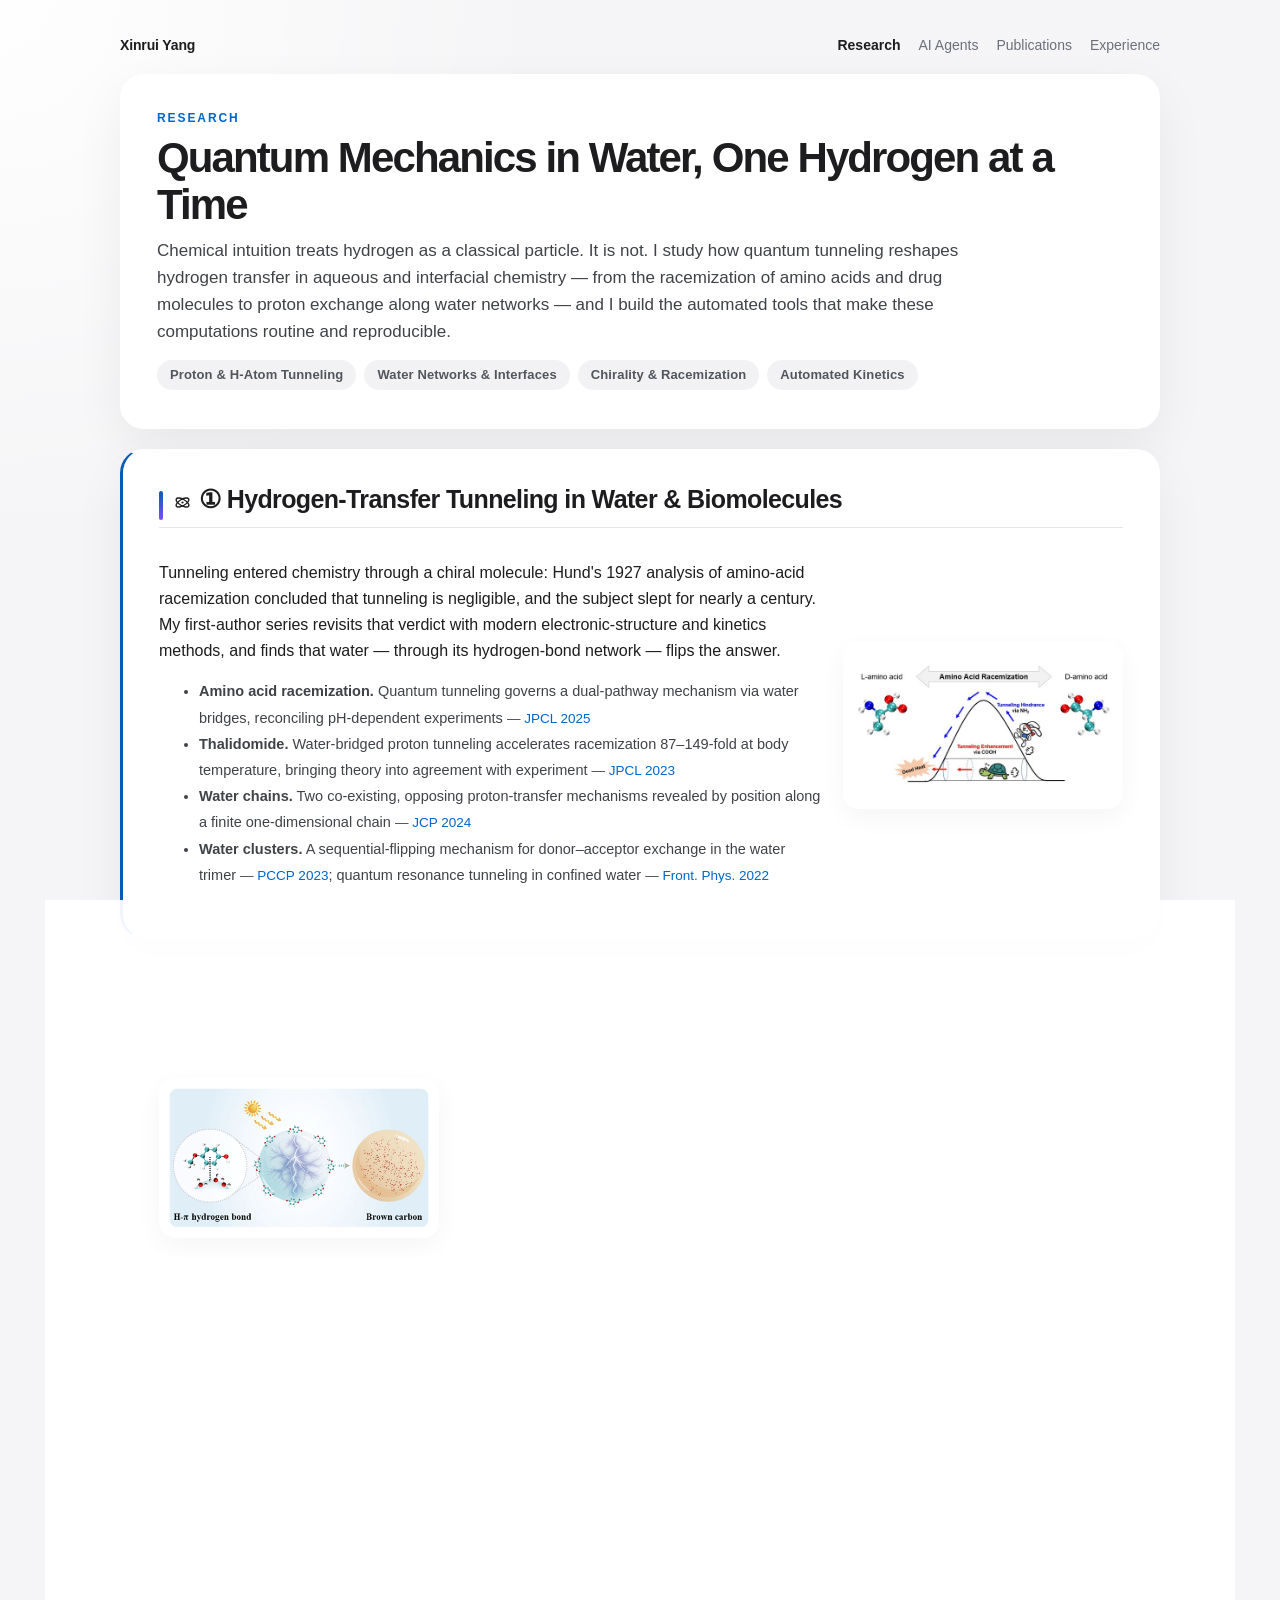
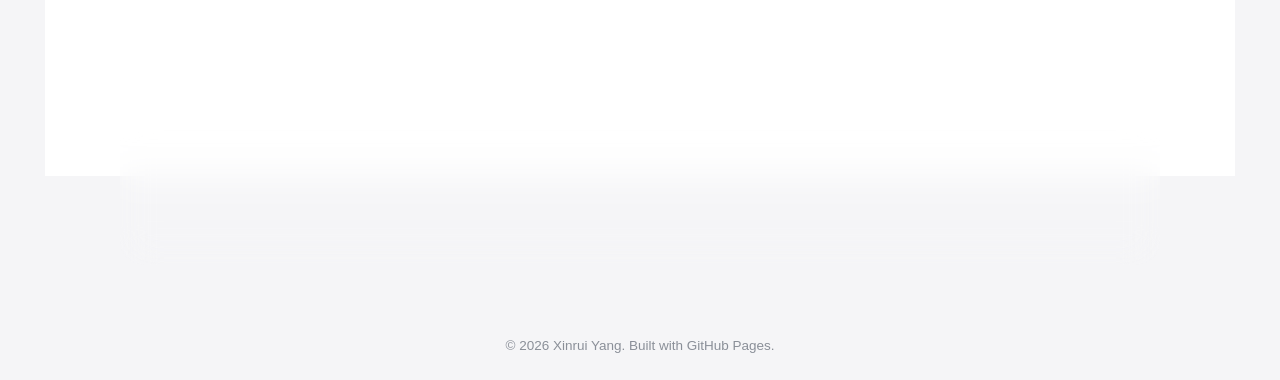
<file: research.html>
<!DOCTYPE html>
<html lang="en">
<head>
  <meta charset="UTF-8">
  <meta name="viewport" content="width=device-width, initial-scale=1.0">
  <title>Research | Xinrui Yang</title>
  <link rel="stylesheet" href="assets/style.css">
  <link rel="icon" href="assets/favicon.svg" type="image/svg+xml">
  <meta name="description" content="Research of Xinrui Yang: quantum tunneling in water and biomolecules, microdroplet interfacial chemistry, and automated tunneling-kinetics tools.">
  <meta property="og:title" content="Research · Xinrui Yang">
  <meta property="og:description" content="Quantum mechanics in water, one hydrogen at a time — tunneling, chirality, microdroplets, and the tools that automate them.">
  <meta property="og:type" content="website">
</head>

<body>
  <main class="container">
    <nav class="top-nav">
      <div class="nav-name"><a href="index.html" style="color:inherit;text-decoration:none">Xinrui Yang</a></div>
      <div class="nav-links">
        <a href="research.html" class="active">Research</a>
        <a href="agents.html">AI Agents</a>
        <a href="index.html#publications">Publications</a>
        <a href="index.html#experience">Experience</a>
      </div>
    </nav>

    <section class="card hero">
      <div>
        <div class="kicker">Research</div>
        <h1 style="margin:0 0 10px">Quantum Mechanics in Water, One Hydrogen at a Time</h1>
        <p class="page-lede">
          Chemical intuition treats hydrogen as a classical particle. It is not. I study how quantum
          tunneling reshapes hydrogen transfer in aqueous and interfacial chemistry — from the racemization of
          amino acids and drug molecules to proton exchange along water networks — and I build the automated
          tools that make these computations routine and reproducible.
        </p>
        <div class="chip-row">
          <span class="chip">Proton &amp; H-Atom Tunneling</span>
          <span class="chip">Water Networks &amp; Interfaces</span>
          <span class="chip">Chirality &amp; Racemization</span>
          <span class="chip">Automated Kinetics</span>
        </div>
      </div>
    </section>

    <section class="card theme-card">
      <h2><svg class="icon" viewBox="0 0 24 24" fill="none" stroke="currentColor" stroke-width="1.8" stroke-linecap="round"><ellipse cx="12" cy="12" rx="9" ry="4" transform="rotate(-30 12 12)"/><ellipse cx="12" cy="12" rx="9" ry="4" transform="rotate(30 12 12)"/><circle cx="12" cy="12" r="1.4" fill="currentColor" stroke="none"/></svg>① Hydrogen-Transfer Tunneling in Water &amp; Biomolecules</h2>
      <div class="fig-row">
        <div>
          <p class="about-line">
            Tunneling entered chemistry through a chiral molecule: Hund's 1927 analysis of amino-acid racemization
            concluded that tunneling is negligible, and the subject slept for nearly a century. My first-author series
            revisits that verdict with modern electronic-structure and kinetics methods, and finds that water —
            through its hydrogen-bond network — flips the answer.
          </p>
          <ul style="font-size:14.5px;line-height:1.8;color:var(--subtle)">
            <li><strong>Amino acid racemization.</strong> Quantum tunneling governs a dual-pathway mechanism via
              water bridges, reconciling pH-dependent experiments
              <span class="pub-inline">— <a href="https://doi.org/10.1021/acs.jpclett.5c02518" target="_blank">JPCL 2025</a></span></li>
            <li><strong>Thalidomide.</strong> Water-bridged proton tunneling accelerates racemization 87–149-fold at
              body temperature, bringing theory into agreement with experiment
              <span class="pub-inline">— <a href="https://doi.org/10.1021/acs.jpclett.3c02817" target="_blank">JPCL 2023</a></span></li>
            <li><strong>Water chains.</strong> Two co-existing, opposing proton-transfer mechanisms revealed by
              position along a finite one-dimensional chain
              <span class="pub-inline">— <a href="https://doi.org/10.1063/5.0207824" target="_blank">JCP 2024</a></span></li>
            <li><strong>Water clusters.</strong> A sequential-flipping mechanism for donor–acceptor exchange in the
              water trimer <span class="pub-inline">— <a href="https://doi.org/10.1039/D3CP02873F" target="_blank">PCCP 2023</a></span>;
              quantum resonance tunneling in confined water
              <span class="pub-inline">— <a href="https://doi.org/10.3389/fphy.2022.1026384" target="_blank">Front. Phys. 2022</a></span></li>
          </ul>
        </div>
        <div class="fig-card"><img src="assets/pub-1.jpg" alt="JPCL 2025 — amino acid racemization via water bridges"></div>
      </div>
    </section>

    <section class="card theme-card">
      <h2><svg class="icon" viewBox="0 0 24 24" fill="none" stroke="currentColor" stroke-width="1.8" stroke-linecap="round" stroke-linejoin="round"><path d="M12 3 C12 3 5.5 11 5.5 15.2 A6.5 6.5 0 0 0 18.5 15.2 C18.5 11 12 3 12 3 Z"/></svg>② Microdroplets &amp; the Air–Water Interface</h2>
      <div class="fig-row rev">
        <div class="fig-card"><img src="assets/pub-jacs.jpg" alt="JACS 2026 graphical abstract — phenolic self-photopolymerization in microdroplets"></div>
        <div>
          <p class="about-line">
            Micron-sized droplets accelerate reactions by orders of magnitude and sit at the heart of atmospheric
            aerosol chemistry. As co-first author, I quantified how phenolic compounds self-photopolymerize far
            faster at the droplet surface than in bulk — a previously hidden pathway feeding atmospheric brown
            carbon, the sunlight-absorbing component of organic aerosols.
          </p>
          <p class="pub-inline" style="font-size:14px">
            <a href="https://doi.org/10.1021/jacs.6c10186" target="_blank"><em>J. Am. Chem. Soc.</em> 148, 31487–31497 (2026)</a>
            — co-first author
          </p>
          <p style="color:var(--muted);font-size:13.5px;margin-top:10px">
            Current directions: reaction kinetics at electrified air–water interfaces, and how interfacial electric
            fields reshape the barriers of hydrogen-transfer reactions.
          </p>
        </div>
      </div>
    </section>

    <section class="card theme-card">
      <h2><svg class="icon" viewBox="0 0 24 24" fill="none" stroke="currentColor" stroke-width="1.8" stroke-linecap="round" stroke-linejoin="round"><path d="M9.5 3 H14.5 M11 3 V8 L5.8 18.6 A1.8 1.8 0 0 0 7.5 21.2 H16.5 A1.8 1.8 0 0 0 18.2 18.6 L13 8 V3"/><path d="M8 14.5 H16"/></svg>③ Methods &amp; Automation</h2>
      <p class="about-line">
        The science above runs on tools I build. <strong>AutoTunnel</strong> automates the full tunneling-kinetics
        pipeline and has supported more than ten publications from our group. A machine-learning framework decodes
        the kinetic isotope effect–tunneling relationship across reaction families (preprint, open source). For
        nuclear quantum effects in condensed phases, I couple machine-learning potentials (DeePMD-kit, DP-GEN
        active learning) with path-integral molecular dynamics.
      </p>
      <div class="mini-pipe">
        <span class="pn">TS search</span><span class="pa">→</span>
        <span class="pn">Barrier width &amp; asymmetry</span><span class="pa">→</span>
        <span class="pn">Tunneling factor κ</span><span class="pa">→</span>
        <span class="pn">Rate constants</span>
      </div>
      <a class="btn" href="https://github.com/yangxinrui811?tab=repositories" target="_blank">Code on GitHub →</a>
      <a class="btn" href="agents.html" style="margin-left:8px">How AI agents run it →</a>
    </section>

    <section class="card">
      <h2>Full Publication List</h2>
      <p style="color:var(--muted);font-size:14px">
        23 SCI publications · 17 in JCR Q1 journals · 6 first-author (5 in Q1).
        <a href="index.html#publications">See annotated list on the main page →</a>
      </p>
    </section>
  </main>

  <footer class="footer">
    © 2026 Xinrui Yang. Built with GitHub Pages.
  </footer>
  <script src="assets/site.js" defer></script>
</body>
</html>
</file>
<file: assets/style.css>
:root {
      --bg: #f5f5f7;
      --card: rgba(255, 255, 255, 0.94);
      --text: #1d1d1f;
      --subtle: #3f4247;
      --muted: #6b7078;
      --line: #e5e5ea;
      --link: #0066cc;
      --chip: #f2f2f4;
      --chip-text: #52565c;
      --shadow: 0 18px 50px rgba(0, 0, 0, 0.06);
      --soft-shadow: 0 8px 26px rgba(0, 0, 0, 0.045);
      --radius: 24px;
    }

    * {
      box-sizing: border-box;
    }

    html {
      scroll-behavior: smooth;
    }

    body {
      margin: 0;
      font-family: -apple-system, BlinkMacSystemFont, "Segoe UI", "Microsoft YaHei", Arial, sans-serif;
      line-height: 1.58;
      color: var(--text);
      background:
        radial-gradient(circle at top left, rgba(255, 255, 255, 0.95), transparent 34rem),
        var(--bg);
      -webkit-font-smoothing: antialiased;
    }

    .container {
      max-width: 1080px;
      margin: 0 auto;
      padding: 34px 20px 42px;
    }

    .top-nav {
      display: flex;
      justify-content: space-between;
      align-items: center;
      margin-bottom: 18px;
      color: var(--muted);
      font-size: 14px;
    }

    .nav-name {
      font-weight: 650;
      color: var(--text);
      letter-spacing: -0.01em;
    }

    .nav-links {
      display: flex;
      gap: 18px;
      flex-wrap: wrap;
    }

    .nav-links a {
      color: var(--muted);
      text-decoration: none;
      transition: color 0.12s ease;
    }

    .nav-links a:hover {
      color: var(--link);
    }

    .card {
      background: var(--card);
      border: 1px solid rgba(255, 255, 255, 0.74);
      border-radius: var(--radius);
      padding: 34px 36px;
      margin-bottom: 20px;
      box-shadow: var(--shadow);
      backdrop-filter: blur(18px);
    }

    .hero {
      display: grid;
      grid-template-columns: 1fr auto;
      gap: 42px;
      align-items: center;
    }

    .profile-photo-wrap {
      display: inline-flex;
      align-items: center;
      justify-content: center;
      justify-self: end;
      width: fit-content;
      border-radius: 24px;
      overflow: hidden;
      background: #fff;
      border: 1px solid var(--line);
      box-shadow: 0 12px 34px rgba(0, 0, 0, 0.08);
    }

    .profile-photo {
      height: 180px;
      width: auto;
      display: block;
    }

    h1 {
      margin: 0 0 8px;
      font-size: 42px;
      line-height: 1.12;
      letter-spacing: -0.045em;
      font-weight: 760;
    }

    h2 {
      margin: 0 0 20px;
      padding-bottom: 12px;
      border-bottom: 1px solid var(--line);
      font-size: 25px;
      line-height: 1.25;
      letter-spacing: -0.025em;
      font-weight: 720;
    }

    h3 {
      margin: 0 0 8px;
      font-size: 18px;
      line-height: 1.35;
      letter-spacing: -0.015em;
      font-weight: 700;
    }

    p {
      margin: 6px 0;
    }

    a {
      color: var(--link);
      text-decoration: none;
    }

    a:hover {
      text-decoration: underline;
    }

    .identity {
      font-size: 17px;
      color: var(--subtle);
      margin-bottom: 10px;
    }

    .about-line {
      max-width: 760px;
      margin-top: 12px;
      color: var(--text);
      font-size: 16px;
      line-height: 1.62;
    }

    .links {
      margin-top: 18px;
      display: flex;
      flex-wrap: wrap;
      gap: 10px;
    }

    .pill-link,
    .mini-link {
      display: inline-flex;
      align-items: center;
      justify-content: center;
      border-radius: 999px;
      text-decoration: none;
      transition: all 0.16s ease;
      white-space: nowrap;
    }

    .pill-link {
      padding: 5px 13px;
      border: 1px solid #d7e6fb;
      background: rgba(247, 250, 255, 0.9);
      color: var(--link);
      font-size: 14.5px;
      line-height: 1.5;
    }

    .pill-link:hover,
    .mini-link:hover {
      text-decoration: none;
      background: #edf5ff;
      border-color: #bfd8f7;
      transform: translateY(-1px);
    }

    .mini-links {
      display: flex;
      flex-wrap: wrap;
      gap: 7px;
      margin-top: 7px;
    }

    .mini-link {
      padding: 4px 10px;
      border: 1px solid #e1e7f0;
      background: #fbfcff;
      color: var(--link);
      font-size: 13.5px;
      line-height: 1.45;
    }

    .item-title {
      font-weight: 680;
      font-size: 17px;
      line-height: 1.42;
      letter-spacing: -0.01em;
    }

    .muted {
      color: var(--muted);
      font-size: 15px;
      line-height: 1.48;
    }

    .authors {
      margin-top: 4px;
      color: var(--muted);
      font-size: 14.5px;
      line-height: 1.45;
    }

    .me {
      color: var(--text);
      font-weight: 720;
    }

    .highlight {
      margin: 6px 0 5px;
      color: #343840;
      font-size: 14.8px;
      line-height: 1.5;
    }

    .highlight-label {
      color: var(--text);
      font-weight: 680;
    }

    .tag {
      display: inline-block;
      margin: 7px 7px 0 0;
      padding: 3px 10px;
      border-radius: 999px;
      background: var(--chip);
      color: var(--chip-text);
      font-size: 13px;
      line-height: 1.5;
    }

    .publication-card {
      display: grid;
      grid-template-columns: 250px 1fr;
      gap: 22px;
      align-items: center;
      padding: 12px 0;
      border-bottom: 1px solid #f0f0f2;
    }

    .publication-card:last-child {
      border-bottom: none;
      padding-bottom: 0;
    }

    .publication-cover-wrap {
      width: 250px;
      height: 150px;
      border-radius: 18px;
      background: #fff;
      border: 1px solid #e6e8ec;
      box-shadow: var(--soft-shadow);
      overflow: hidden;
      display: flex;
      align-items: center;
      justify-content: center;
      align-self: center;
    }

    .publication-cover {
      width: 100%;
      height: 100%;
      object-fit: contain;
      object-position: center;
      display: block;
      padding: 8px;
      background: #fff;
    }

    .project-grid {
      display: grid;
      grid-template-columns: repeat(3, 1fr);
      gap: 14px;
    }

    .project-card,
    .note-card,
    .info-panel {
      background: rgba(255, 255, 255, 0.72);
      border: 1px solid #eceef2;
      border-radius: 18px;
      padding: 18px;
      box-shadow: 0 8px 24px rgba(0, 0, 0, 0.032);
    }

    .project-card {
      min-height: 178px;
      display: flex;
      flex-direction: column;
      justify-content: space-between;
    }

    .project-title {
      font-size: 17px;
      font-weight: 720;
      letter-spacing: -0.012em;
      margin-bottom: 6px;
    }

    .project-desc {
      color: var(--muted);
      font-size: 14.5px;
      line-height: 1.55;
    }

    .more-block {
      margin-top: 14px;
    }

    details {
      margin-top: 8px;
    }

    summary {
      cursor: pointer;
      color: var(--muted);
      font-size: 14.5px;
      user-select: none;
      transition: color 0.12s ease;
    }

    summary:hover {
      color: var(--link);
    }

    details[open] summary {
      margin-bottom: 10px;
      color: var(--link);
    }

    .more-project-grid {
      display: grid;
      grid-template-columns: repeat(3, 1fr);
      gap: 12px;
      margin-top: 10px;
    }

    .experience-awards-grid {
      display: grid;
      grid-template-columns: 1.35fr 1fr;
      gap: 14px;
    }

    .timeline {
      position: relative;
      display: grid;
      gap: 16px;
      margin-top: 8px;
    }

    .timeline-item {
      display: grid;
      grid-template-columns: 38px 1fr;
      gap: 11px;
      align-items: start;
    }

    .school-logo {
      width: 32px;
      height: 32px;
      border-radius: 50%;
      object-fit: contain;
      background: #fff;
      border: 1px solid var(--line);
      padding: 1px;
      display: block;
    }

    .timeline-time {
      color: var(--muted);
      font-size: 14px;
      line-height: 1.45;
      margin-bottom: 2px;
    }

    .timeline-title {
      font-size: 15.5px;
      line-height: 1.5;
      color: var(--text);
      font-weight: 620;
    }

    .award-list {
      display: flex;
      flex-wrap: wrap;
      gap: 9px;
      margin-top: 12px;
    }

    .award-chip {
      display: inline-flex;
      align-items: center;
      padding: 6px 11px;
      border-radius: 999px;
      background: #f7f7f9;
      border: 1px solid #eceef2;
      color: #343840;
      font-size: 14px;
      line-height: 1.45;
    }

    .note-grid {
      display: grid;
      grid-template-columns: repeat(2, 1fr);
      gap: 14px;
    }

    .note-card {
      min-height: 250px;
    }

    .section-note {
      color: var(--muted);
      font-size: 14.5px;
      margin: 0 0 9px;
    }

    .post-list {
      margin: 0;
      padding: 0;
      list-style: none;
    }

    .post-list li {
      position: relative;
      margin-bottom: 7px;
      padding-left: 15px;
      font-size: 15px;
      line-height: 1.5;
    }

    .post-list li::before {
      content: "";
      position: absolute;
      left: 1px;
      top: 0.72em;
      width: 4px;
      height: 4px;
      border-radius: 50%;
      background: #aeb4bd;
    }

    .post-list a {
      color: var(--text);
      text-decoration: none;
      transition: color 0.12s ease;
    }

    .post-list a:hover {
      color: var(--link);
      text-decoration: none;
    }

    .footer {
      text-align: center;
      color: #8a8f98;
      font-size: 13.5px;
      padding: 8px 0 24px;
    }

    @media (max-width: 900px) {
      .project-grid,
      .more-project-grid,
      .note-grid,
      .experience-awards-grid {
        grid-template-columns: 1fr;
      }

      .note-card,
      .project-card {
        min-height: auto;
      }
    }

    @media (max-width: 820px) {
      .container {
        padding: 24px 14px 36px;
      }

      .top-nav {
        display: none;
      }

      .card {
        padding: 26px 24px;
        border-radius: 20px;
      }

      .hero {
        grid-template-columns: 1fr;
        gap: 24px;
      }

      .profile-photo-wrap {
        justify-self: center;
        width: fit-content;
      }

      .profile-photo {
        height: 155px;
      }

      .publication-card {
        grid-template-columns: 1fr;
        gap: 14px;
        align-items: start;
      }

      .publication-cover-wrap {
        width: 100%;
        height: 210px;
      }
    }

    @media (max-width: 560px) {
      h1 {
        font-size: 34px;
      }

      h2 {
        font-size: 23px;
      }

      .identity,
      .about-line {
        font-size: 15.5px;
      }

      .links {
        gap: 8px;
      }

      .pill-link {
        font-size: 14px;
        padding: 5px 11px;
      }

      .publication-cover-wrap {
        height: 190px;
      }
    }

    /* ── v2 additions ── */
    .chip-row { display:flex; gap:8px; flex-wrap:wrap; margin:14px 0 4px; }
    .chip {
      font-size:13px; padding:5px 13px; border-radius:999px;
      background:var(--chip); color:var(--chip-text); font-weight:550; letter-spacing:.01em;
    }
    .stat-row { display:flex; gap:10px; flex-wrap:wrap; margin:14px 0 2px; }
    .stat-box {
      flex:1; min-width:150px; background:var(--chip); border-radius:16px; padding:12px 16px; text-align:center;
    }
    .stat-num { font-size:22px; font-weight:700; letter-spacing:-.02em; }
    .stat-cap { font-size:12.5px; color:var(--muted); }
    .news-item { display:flex; gap:10px; margin-bottom:8px; font-size:14.5px; }
    .news-date { color:var(--muted); white-space:nowrap; font-size:13px; padding-top:2px; }
    .badge {
      font-size:12px; font-weight:650; padding:3px 9px; border-radius:999px; margin-right:6px;
      background:#e8f2ff; color:#0a5bb5;
    }
    .badge.first { background:#fff3e0; color:#b25e00; }
    .fleet-flow { display:flex; align-items:stretch; gap:6px; flex-wrap:wrap; margin:16px 0 6px; }
    .fleet-node {
      flex:1; min-width:120px; background:var(--chip); border-radius:14px; padding:10px 12px;
      font-size:13px; text-align:center; color:var(--subtle);
    }
    .fleet-node b { display:block; font-size:13.5px; color:var(--text); margin-bottom:3px; }
    .fleet-arrow { align-self:center; color:var(--muted); font-size:16px; }
    .soft-grid { display:grid; grid-template-columns:repeat(auto-fit,minmax(230px,1fr)); gap:12px; margin-top:14px; }
    .soft-card { background:var(--chip); border-radius:16px; padding:14px 16px; }
    .soft-card b { font-size:14.5px; }
    .soft-card p { margin:6px 0 8px; font-size:13px; color:var(--muted); line-height:1.5; }
    .soft-card a { font-size:12.5px; }
    .cover-fallback {
      width:100%; height:100%; display:flex; align-items:center; justify-content:center;
      font-weight:700; font-size:26px; letter-spacing:.06em; color:#fff;
      background:linear-gradient(135deg,#0f2d5c,#1e6fd0);
      border-radius:12px;
    }
    /* ── sub-page & agents-page additions ── */
    .kicker { text-transform:uppercase; letter-spacing:.16em; font-size:12px; font-weight:750; color:var(--link); margin-bottom:6px; }
    .page-lede { font-size:17px; color:var(--subtle); max-width:860px; }
    .btn {
      display:inline-block; margin-top:14px; padding:9px 20px; border-radius:999px;
      background:#0a5bb5; color:#fff !important; font-size:14px; font-weight:600; text-decoration:none;
      box-shadow:var(--soft-shadow);
    }
    .btn:hover { background:#084a96; }
    .nav-links a.active { color:var(--text); font-weight:650; }
    .arch-band { border-radius:18px; padding:14px 18px; margin-bottom:10px; background:var(--chip); }
    .arch-band .arch-title { font-size:13px; font-weight:700; letter-spacing:.04em; text-transform:uppercase; color:var(--muted); margin-bottom:8px; }
    .agent-chip-row { display:flex; flex-wrap:wrap; gap:6px; }
    .agent-chip { font-size:12.5px; padding:4px 11px; border-radius:999px; background:#fff; color:var(--subtle); border:1px solid var(--line); }
    .agent-chip.editor { background:#e8f2ff; color:#0a5bb5; font-weight:650; border-color:#bcd7f5; }
    .arch-cols { display:grid; grid-template-columns:repeat(auto-fit,minmax(180px,1fr)); gap:8px; }
    .arch-cell { background:#fff; border:1px solid var(--line); border-radius:12px; padding:10px 12px; font-size:13px; color:var(--subtle); }
    .arch-cell b { display:block; color:var(--text); font-size:13.5px; margin-bottom:2px; }
    .step-grid { display:grid; grid-template-columns:repeat(auto-fit,minmax(200px,1fr)); gap:12px; margin-top:14px; }
    .step-card { background:var(--chip); border-radius:16px; padding:16px 16px 14px; position:relative; }
    .step-num {
      width:28px; height:28px; border-radius:999px; background:#0a5bb5; color:#fff;
      display:flex; align-items:center; justify-content:center; font-weight:700; font-size:14px; margin-bottom:10px;
    }
    .step-card b { display:block; font-size:14.5px; margin-bottom:4px; }
    .step-card p { margin:0; font-size:13px; color:var(--muted); line-height:1.55; }
    .principle-grid { display:grid; grid-template-columns:repeat(auto-fit,minmax(230px,1fr)); gap:12px; margin-top:14px; }
    .principle-card { border:1px solid var(--line); border-radius:16px; padding:16px; background:rgba(255,255,255,.7); }
    .principle-card b { display:block; font-size:14.5px; margin-bottom:5px; }
    .principle-card p { margin:0; font-size:13px; color:var(--muted); line-height:1.55; }
    .domain-card { border:1px solid var(--line); border-radius:16px; padding:18px 18px 14px; background:rgba(255,255,255,.7); transition:transform .22s ease, box-shadow .22s ease; }
    .domain-card:hover { transform:translateY(-3px); box-shadow:var(--shadow); }
    .domain-card h3 { display:flex; align-items:center; gap:9px; font-size:15px; margin-bottom:2px; }
    .domain-card .dom-scope { margin:2px 0 4px; font-size:12.5px; color:var(--muted); }
    .domain-card ul { margin:6px 0 2px; padding-left:18px; }
    .domain-card li { font-size:13px; color:var(--subtle); line-height:1.58; margin:7px 0; }
    .domain-card li b { color:var(--text); }
    .portfolio-note { margin-top:14px; font-size:13px; color:var(--muted); background:var(--chip); border-radius:12px; padding:10px 14px; }
    .loop-back {
      margin-top:10px; text-align:center; font-size:13px; color:var(--muted);
      background:var(--chip); border-radius:12px; padding:9px 12px;
    }
    .theme-card { border-left:3px solid #0a5bb5; }
    .pub-inline { font-size:13.5px; margin-top:6px; }
    .pub-inline a { color:var(--link); text-decoration:none; }
    .pub-inline a:hover { text-decoration:underline; }

    /* ── v4 visual polish ── */
    .card h2 { position:relative; padding-left:14px; }
    .card h2::before {
      content:""; position:absolute; left:0; top:7px; bottom:7px; width:4px; border-radius:2px;
      background:linear-gradient(180deg,#0a5bb5,#7b4dff);
    }
    .banner { padding:2px 2px 0; }
    .banner svg { width:100%; height:auto; display:block; }
    .banner-cap { font-size:12.5px; color:var(--muted); text-align:center; margin-top:9px; letter-spacing:.02em; }
    .fig-row { display:grid; grid-template-columns:1fr 280px; gap:20px; align-items:center; margin-top:16px; }
    .fig-row.rev { grid-template-columns:280px 1fr; }
    .fig-card { background:#fff; border-radius:16px; padding:10px; box-shadow:var(--soft-shadow); }
    .fig-card img { width:100%; border-radius:10px; display:block; }
    .step-card, .principle-card, .soft-card, .fig-card { transition:transform .22s ease, box-shadow .22s ease; }
    .step-card:hover, .principle-card:hover, .soft-card:hover, .fig-card:hover { transform:translateY(-3px); box-shadow:var(--shadow); }
    .flowlines { animation:dashmove 2.4s linear infinite; }
    @keyframes dashmove { to { stroke-dashoffset:-20; } }
    .icon { width:19px; height:19px; vertical-align:-4px; margin-right:7px; }
    .mini-pipe { display:flex; align-items:center; gap:8px; margin-top:14px; flex-wrap:wrap; }
    .mini-pipe .pn {
      background:var(--chip); border-radius:12px; padding:8px 14px; font-size:13px; font-weight:600; color:var(--subtle);
    }
    .mini-pipe .pa { color:#0a5bb5; font-weight:700; }
    @media (max-width:720px){ .fig-row,.fig-row.rev{grid-template-columns:1fr;} }

    /* ===== v5 polish: progress bar, reveal, domain accents, print ===== */
    .progress-bar {
      position: fixed; top: 0; left: 0; height: 2.5px; width: 0; z-index: 99;
      background: linear-gradient(90deg, var(--link), #8b5cf6);
      border-radius: 0 2px 2px 0; pointer-events: none;
    }
    .reveal:not(.in) { opacity: 0; }
    .reveal.in { animation: rise .55s cubic-bezier(.2,.7,.3,1) both; }
    @keyframes rise { from { opacity: 0; transform: translateY(14px); } to { opacity: 1; transform: none; } }
    @media (prefers-reduced-motion: reduce) {
      .reveal:not(.in) { opacity: 1; }
      .reveal.in { animation: none; }
    }

    /* domain accent system (portfolio cards) */
    .domain-card { border-top: 3px solid var(--dom, var(--link)); }
    .domain-card h3 { color: var(--dom, var(--text)); }
    .domain-card h3 .icon {
      width: 34px; height: 34px; padding: 7px; margin-right: 0; flex: none;
      border-radius: 10px; box-sizing: border-box; vertical-align: middle;
      background: var(--dom-t, var(--chip));
      color: var(--dom, var(--link));
    }
    .dom-tags { display: flex; flex-wrap: wrap; gap: 6px; margin: 8px 0 2px; }
    .dom-tags span {
      font-family: ui-monospace, SFMono-Regular, Menlo, Consolas, monospace;
      font-size: 11px; letter-spacing: .01em; padding: 3px 10px; border-radius: 99px;
      color: var(--dom, var(--link));
      background: var(--dom-t, var(--chip));
      border: 1px solid color-mix(in srgb, var(--dom, var(--link)) 25%, transparent);
    }

    .grad {
      background: linear-gradient(92deg, var(--link) 20%, #8b5cf6 85%);
      -webkit-background-clip: text; background-clip: text;
      -webkit-text-fill-color: transparent; color: transparent;
    }

    @media print {
      .top-nav, .footer, .banner, .progress-bar, .btn { display: none !important; }
      body { background: #fff; }
      .card { box-shadow: none !important; border: 1px solid #ddd !important; page-break-inside: avoid; }
    }
</file>
